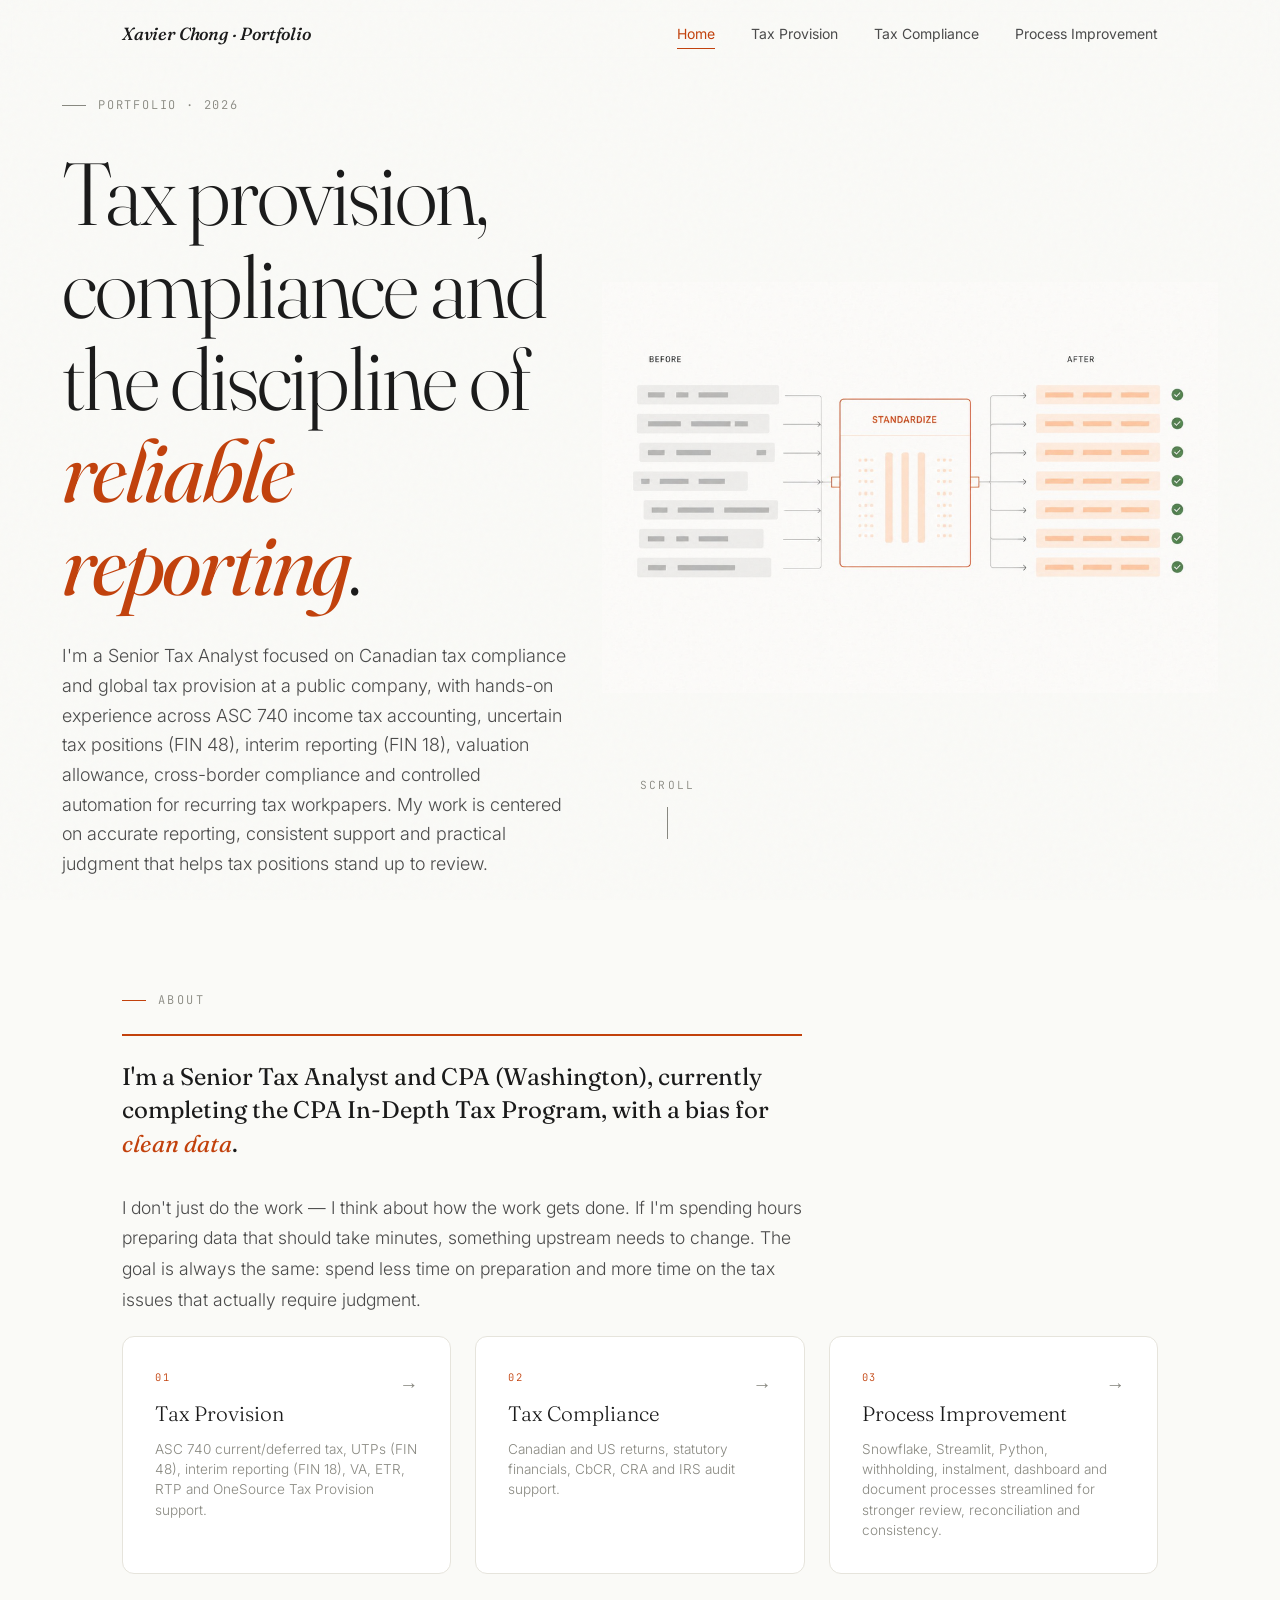
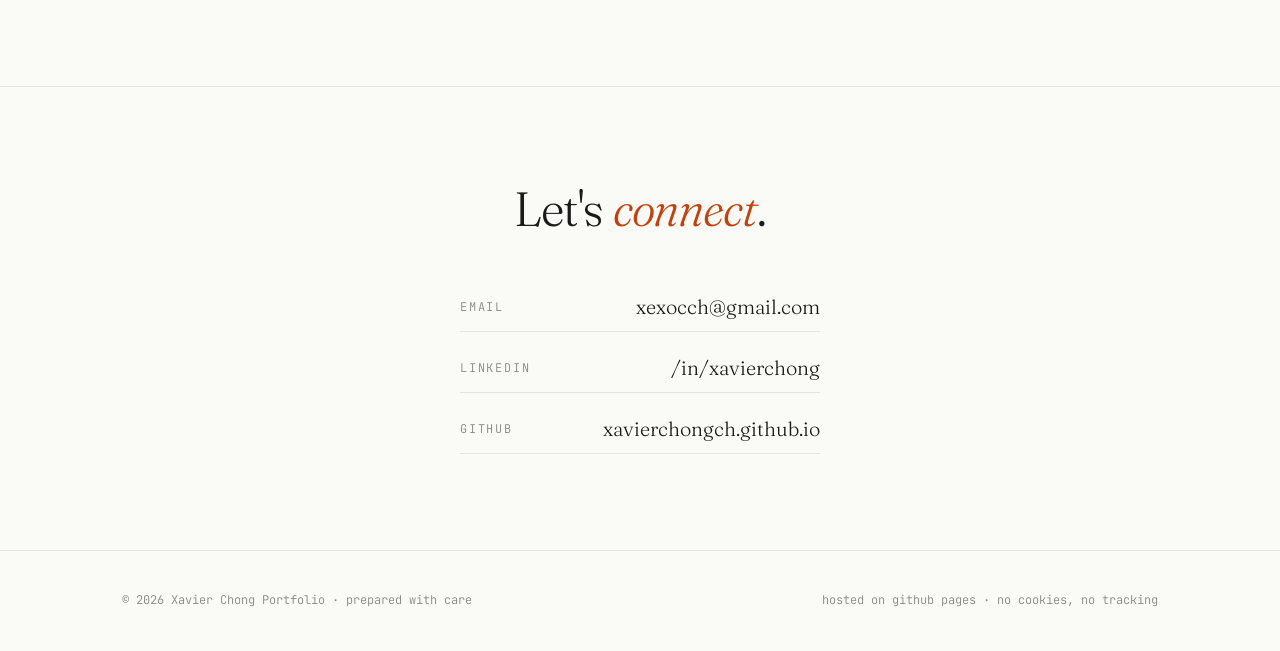
<file: index.html>
<!DOCTYPE html>
<html lang="en">
<head>
<meta charset="UTF-8" />
<meta name="viewport" content="width=device-width, initial-scale=1.0" />
<title>Xavier Chong Portfolio</title>
<meta name="description" content="Xavier Chong Portfolio — Canadian tax, global provision, compliance and Snowflake-enabled process improvement." />

<link rel="preconnect" href="https://fonts.googleapis.com">
<link rel="preconnect" href="https://fonts.gstatic.com" crossorigin>
<link href="https://fonts.googleapis.com/css2?family=Fraunces:opsz,wght@9..144,300;9..144,400;9..144,500;9..144,600&family=Inter:wght@300;400;500&family=JetBrains+Mono:wght@400;500&display=swap" rel="stylesheet">

<link rel="icon" href="favicon.svg" type="image/svg+xml" />
<link rel="stylesheet" href="styles.css" />
<script defer src="site.js"></script>
</head>
<body>
<nav id="nav"><div class="container">
  <div class="logo"><a href="index.html" style="text-decoration:none;color:inherit;">Xavier Chong&nbsp;&middot;&nbsp;<em>Portfolio</em></a></div>
  <div class="nav-links"><a href="index.html"  class="active">Home</a><a href="provision.html">Tax Provision</a><a href="tax.html">Tax Compliance</a><a href="automation.html">Process Improvement</a></div>
</div></nav>

<!-- HERO -->
<header class="hero">
  <div class="container">
    <div>
      <div class="hero-meta">Portfolio · 2026</div>
      <h1>Tax provision, compliance and the discipline of <em>reliable reporting</em>.</h1>
      <p>I'm a Senior Tax Analyst focused on Canadian tax compliance and global tax provision at a public company, with hands-on experience across ASC 740 income tax accounting, uncertain tax positions (FIN 48), interim reporting (FIN 18), valuation allowance, cross-border compliance and controlled automation for recurring tax workpapers. My work is centered on accurate reporting, consistent support and practical judgment that helps tax positions stand up to review.</p>
    </div>
    <div class="hero-visual">
      <img src="hero_visual.png" alt="Messy data standardized into clean structured output" />
    </div>
  </div>
  <div class="hero-scroll">scroll<span></span></div>
</header>

<!-- ABOUT -->
<section id="about">
  <div class="container">
    <div class="section-label reveal">About</div>
    <div class="about-text reveal" style="max-width: 680px;">
      <p>I'm a Senior Tax Analyst and CPA (Washington), currently completing the CPA In-Depth Tax Program, with a bias for <em>clean data</em>.</p>

      <p>I don't just do the work — I think about how the work gets done. If I'm spending hours preparing data that should take minutes, something upstream needs to change. The goal is always the same: spend less time on preparation and more time on the tax issues that actually require judgment.</p>
    </div>

    <!-- PAGE LINKS -->
    <div class="page-cards reveal">
      <a href="provision.html" class="page-card">
        <div class="page-card-num">01</div>
        <div class="page-card-title">Tax Provision</div>
        <div class="page-card-desc">ASC 740 current/deferred tax, UTPs (FIN 48), interim reporting (FIN 18), VA, ETR, RTP and OneSource Tax Provision support.</div>
      </a>
      <a href="tax.html" class="page-card">
        <div class="page-card-num">02</div>
        <div class="page-card-title">Tax Compliance</div>
        <div class="page-card-desc">Canadian and US returns, statutory financials, CbCR, CRA and IRS audit support.</div>
      </a>
      <a href="automation.html" class="page-card">
        <div class="page-card-num">03</div>
        <div class="page-card-title">Process Improvement</div>
        <div class="page-card-desc">Snowflake, Streamlit, Python, withholding, instalment, dashboard and document processes streamlined for stronger review, reconciliation and consistency.</div>
      </a>
    </div>
  </div>
</section>

<!-- CONTACT -->
<section id="contact" class="contact">
  <div class="container">
    <h2 class="reveal">Let's <em>connect</em>.</h2>
    <div class="contact-links reveal">
      <a class="contact-link" href="mailto:xexocch@gmail.com"><span>email</span>xexocch@gmail.com</a>
      <a class="contact-link" href="https://www.linkedin.com/in/xavierchong/" target="_blank"><span>linkedin</span>/in/xavierchong</a>
      <a class="contact-link" href="https://xavierchongch.github.io/" target="_blank"><span>github</span>xavierchongch.github.io</a>
    </div>
  </div>
</section>

<footer>
  <div class="container" style="display: flex; justify-content: space-between; flex-wrap: wrap; gap: 1rem; width: 100%;">
    <div>© 2026 Xavier Chong Portfolio · prepared with care</div>
    <div>hosted on github pages · no cookies, no tracking</div>
  </div>
</footer>
</body>
</html>
</file>
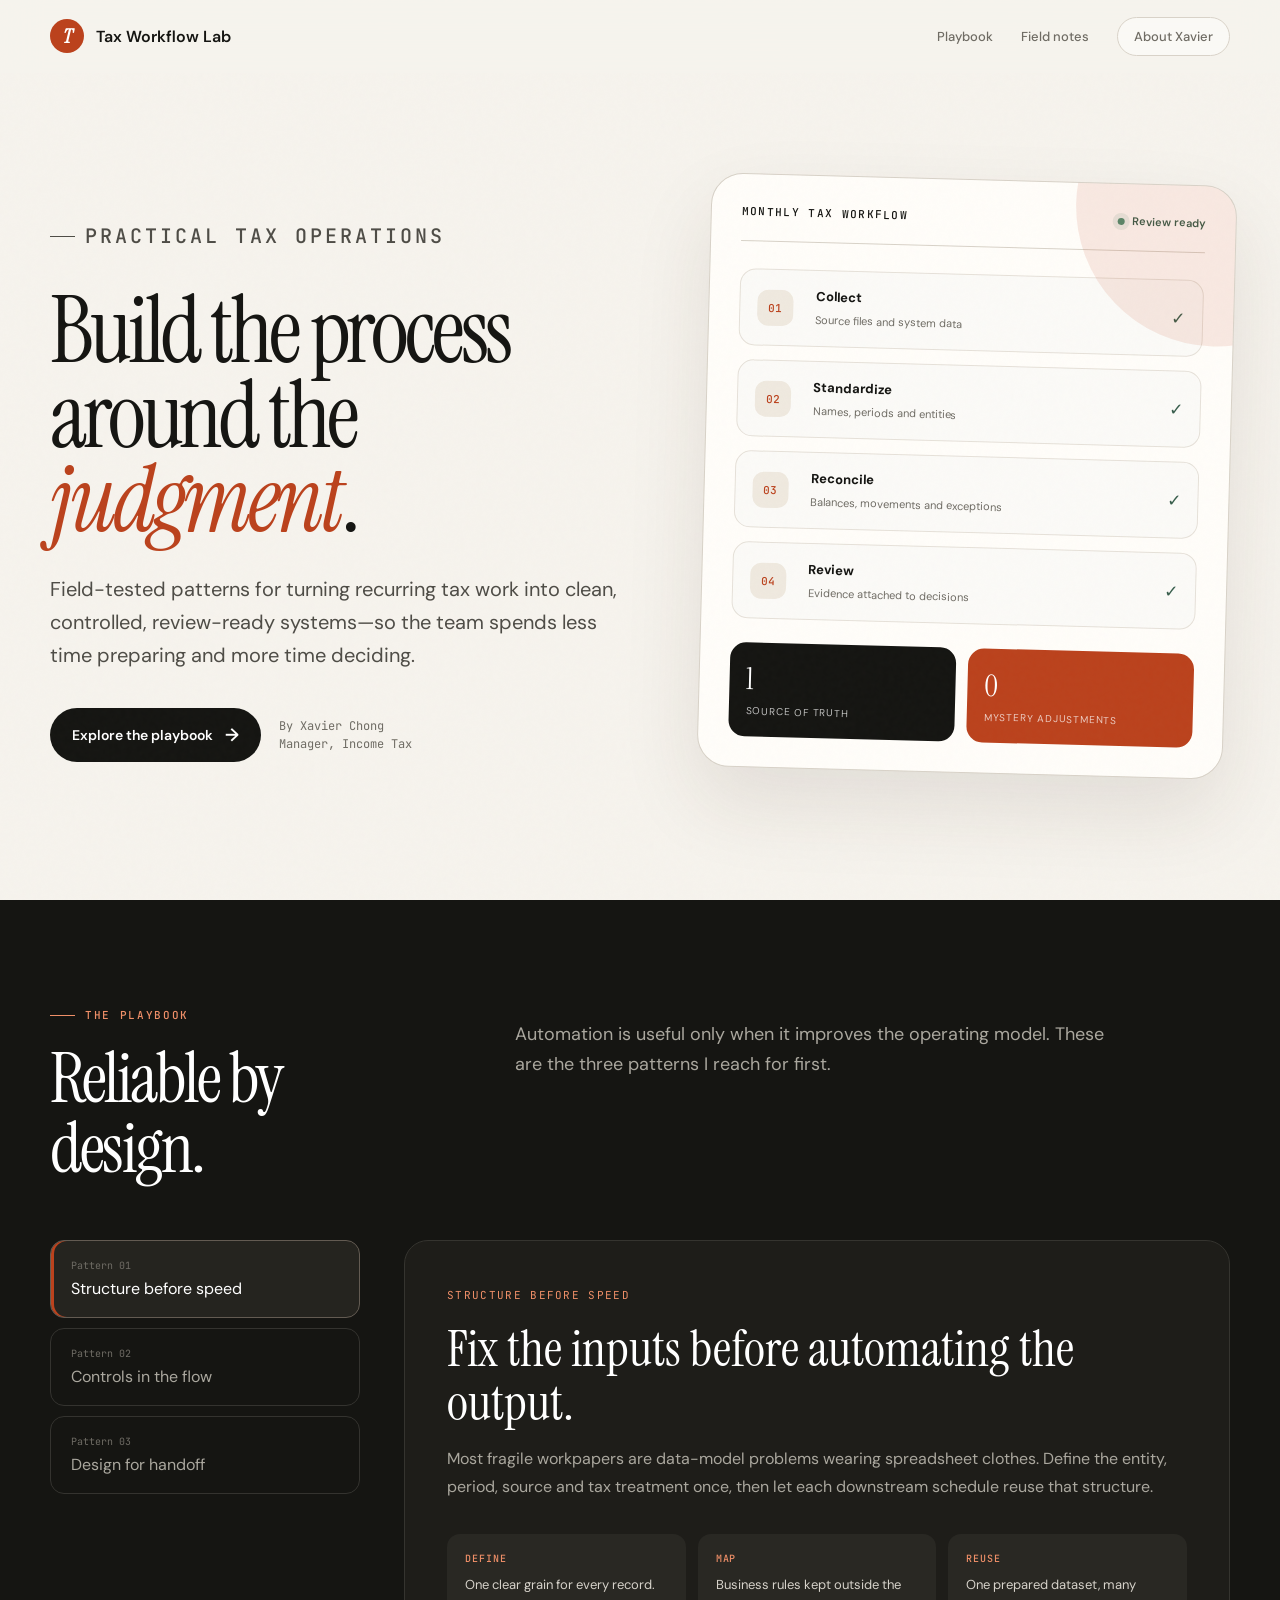
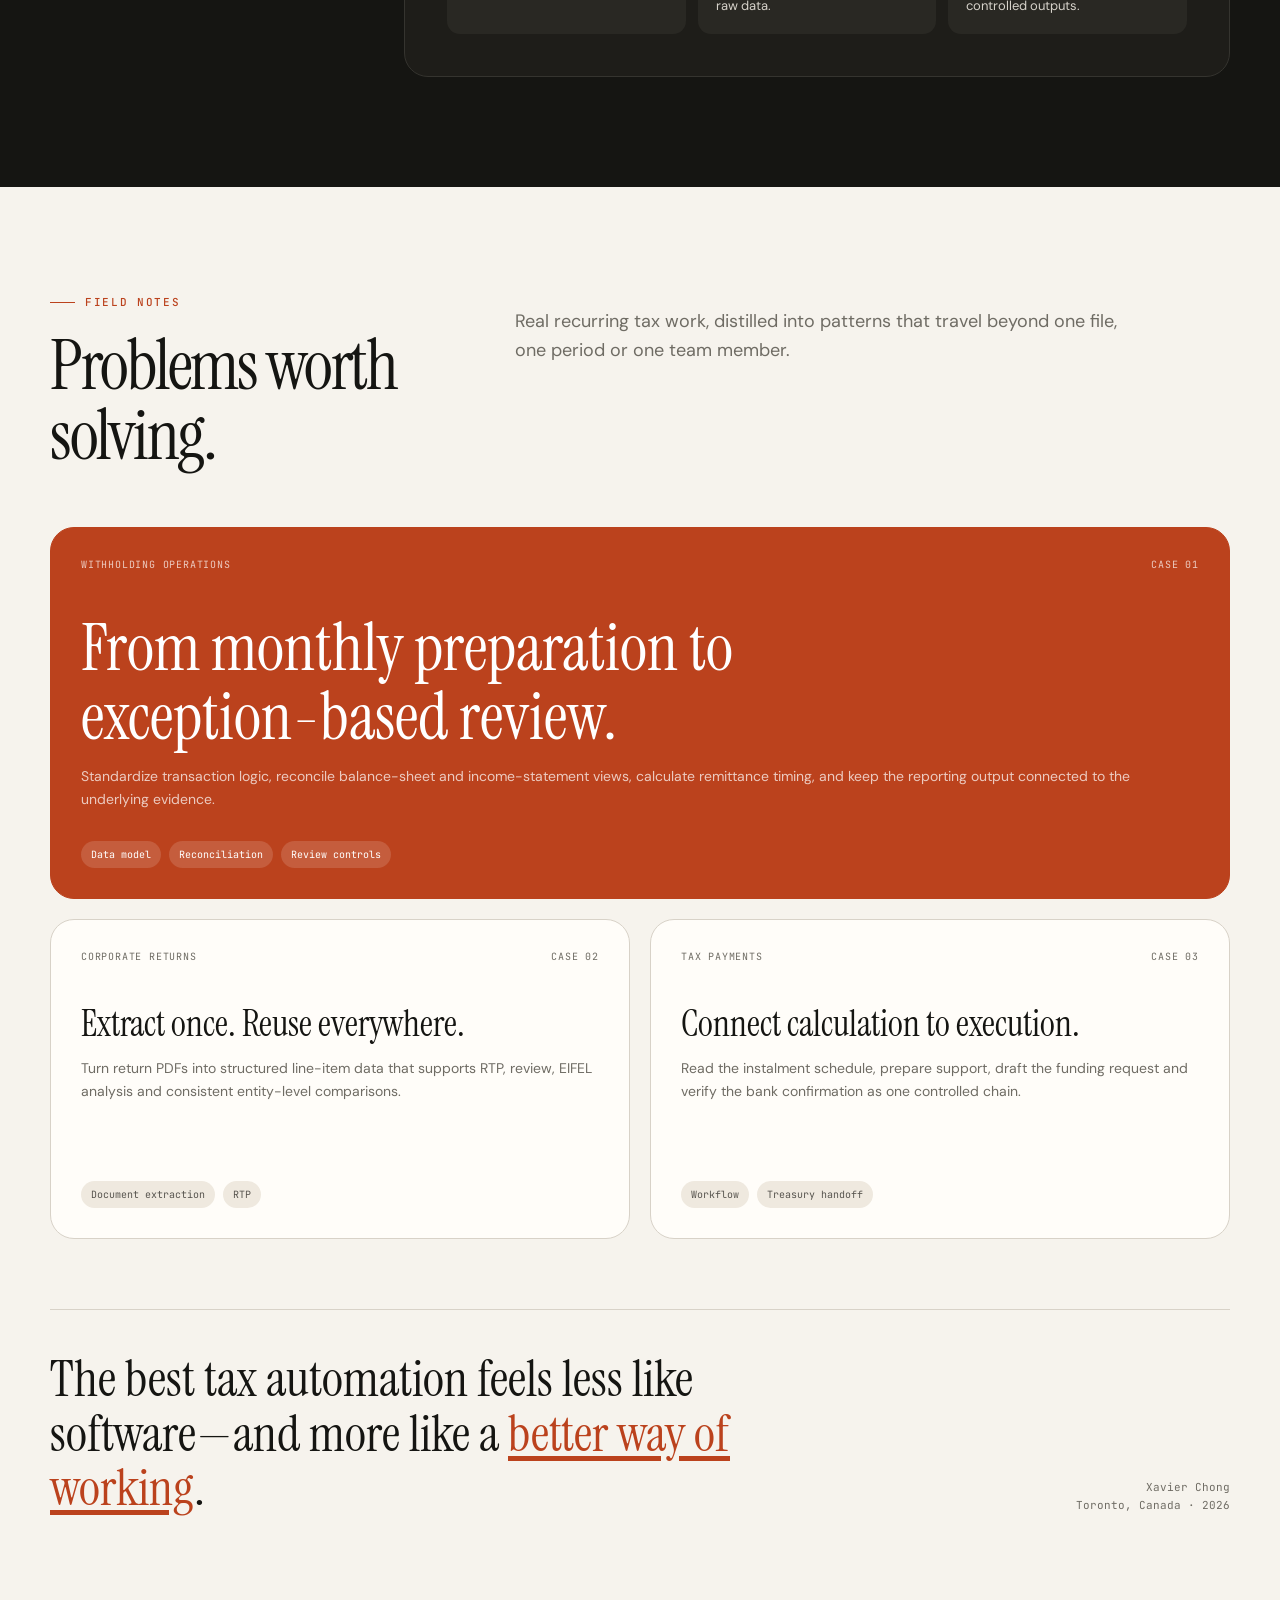
<file: tax-workflow-lab/index.html>
<!doctype html>
<html lang="en">
<head>
  <meta charset="utf-8">
  <meta name="viewport" content="width=device-width, initial-scale=1">
  <meta name="description" content="Tax Workflow Lab: practical systems for reliable, review-ready tax operations.">
  <title>Tax Workflow Lab — Xavier Chong</title>
  <link rel="preconnect" href="https://fonts.googleapis.com">
  <link rel="preconnect" href="https://fonts.gstatic.com" crossorigin>
  <link href="https://fonts.googleapis.com/css2?family=DM+Sans:wght@400;500;600&family=Instrument+Serif:ital@0;1&family=JetBrains+Mono:wght@400;500&display=swap" rel="stylesheet">
  <style>
    :root {
      --paper: #f6f3ed;
      --paper-2: #efe9df;
      --ink: #151512;
      --muted: #6f6c64;
      --line: #d8d2c8;
      --rust: #bb421d;
      --rust-dark: #833018;
      --green: #375d4b;
      --white: #fffdf9;
      --serif: "Instrument Serif", Georgia, serif;
      --sans: "DM Sans", -apple-system, BlinkMacSystemFont, sans-serif;
      --mono: "JetBrains Mono", monospace;
    }

    * { box-sizing: border-box; }
    html { scroll-behavior: smooth; }
    body {
      margin: 0;
      background: var(--paper);
      color: var(--ink);
      font-family: var(--sans);
      -webkit-font-smoothing: antialiased;
    }
    body::before {
      content: "";
      position: fixed;
      inset: 0;
      pointer-events: none;
      z-index: 10;
      opacity: .035;
      background-image: url("data:image/svg+xml,%3Csvg viewBox='0 0 180 180' xmlns='http://www.w3.org/2000/svg'%3E%3Cfilter id='n'%3E%3CfeTurbulence type='fractalNoise' baseFrequency='.9' numOctaves='3' stitchTiles='stitch'/%3E%3C/filter%3E%3Crect width='100%25' height='100%25' filter='url(%23n)' opacity='.55'/%3E%3C/svg%3E");
    }
    a { color: inherit; }
    button { font: inherit; }
    .wrap { width: min(1180px, calc(100% - 48px)); margin: 0 auto; }
    .eyebrow {
      display: flex;
      align-items: center;
      gap: 10px;
      margin: 0 0 22px;
      color: var(--rust);
      font: 500 11px/1 var(--mono);
      letter-spacing: .15em;
      text-transform: uppercase;
    }
    .eyebrow::before { content: ""; width: 25px; height: 1px; background: currentColor; }

    nav {
      position: fixed;
      inset: 0 0 auto;
      z-index: 20;
      border-bottom: 1px solid transparent;
      background: rgba(246,243,237,.82);
      backdrop-filter: blur(18px);
      transition: border-color .25s ease;
    }
    nav.scrolled { border-color: var(--line); }
    .nav-inner { height: 72px; display: flex; align-items: center; justify-content: space-between; }
    .mark { display: flex; align-items: center; gap: 12px; text-decoration: none; font-weight: 600; }
    .mark-icon {
      display: grid;
      place-items: center;
      width: 34px;
      height: 34px;
      border-radius: 50%;
      background: var(--rust);
      color: white;
      font-family: var(--serif);
      font-size: 20px;
      font-style: italic;
    }
    .nav-links { display: flex; align-items: center; gap: 28px; }
    .nav-links a { color: var(--muted); text-decoration: none; font-size: 13px; font-weight: 500; }
    .nav-links a:hover { color: var(--rust); }
    .nav-pill { padding: 10px 16px; border: 1px solid var(--line); border-radius: 999px; background: rgba(255,255,255,.45); }

    .hero { min-height: 100svh; padding: 140px 0 88px; display: grid; align-items: center; }
    .hero-grid { display: grid; grid-template-columns: 1.05fr .95fr; gap: 72px; align-items: center; }
    h1 {
      max-width: 760px;
      margin: 0;
      font: 400 clamp(58px, 7.2vw, 104px)/.92 var(--serif);
      letter-spacing: -.045em;
    }
    h1 em { color: var(--rust); font-weight: 400; }
    .hero-copy > p {
      max-width: 570px;
      margin: 30px 0 36px;
      color: #4e4c46;
      font-size: clamp(17px, 2vw, 20px);
      line-height: 1.65;
    }
    .actions { display: flex; align-items: center; gap: 18px; flex-wrap: wrap; }
    .primary {
      display: inline-flex;
      align-items: center;
      gap: 12px;
      padding: 15px 22px;
      border-radius: 999px;
      background: var(--ink);
      color: white;
      text-decoration: none;
      font-size: 14px;
      font-weight: 600;
      transition: transform .2s ease, background .2s ease;
    }
    .primary:hover { transform: translateY(-2px); background: var(--rust-dark); }
    .primary span { font-size: 18px; transition: transform .2s ease; }
    .primary:hover span { transform: translateX(3px); }
    .byline { color: var(--muted); font: 12px/1.5 var(--mono); }

    .system-card {
      position: relative;
      overflow: hidden;
      min-height: 510px;
      padding: 30px;
      border: 1px solid var(--line);
      border-radius: 32px;
      background: var(--white);
      box-shadow: 0 35px 80px rgba(55,42,27,.10);
      transform: rotate(1.5deg);
    }
    .system-card::after {
      content: "";
      position: absolute;
      width: 280px;
      height: 280px;
      right: -120px;
      top: -120px;
      border-radius: 50%;
      background: rgba(187,66,29,.11);
    }
    .system-head { display: flex; justify-content: space-between; align-items: center; padding-bottom: 22px; border-bottom: 1px solid var(--line); }
    .system-head span:first-child { font: 500 11px var(--mono); letter-spacing: .12em; text-transform: uppercase; }
    .status { display: flex; align-items: center; gap: 7px; color: var(--green); font-size: 11px; font-weight: 600; }
    .status::before { content: ""; width: 7px; height: 7px; border-radius: 50%; background: #4f8d70; box-shadow: 0 0 0 5px rgba(79,141,112,.12); }
    .flow { display: grid; gap: 14px; padding-top: 27px; }
    .flow-row { display: grid; grid-template-columns: 44px 1fr auto; gap: 14px; align-items: center; padding: 17px; border: 1px solid #e6e1d9; border-radius: 16px; background: #fbfaf7; }
    .flow-num { display: grid; place-items: center; width: 36px; height: 36px; border-radius: 11px; background: var(--paper-2); color: var(--rust); font: 500 11px var(--mono); }
    .flow-row strong { display: block; margin-bottom: 3px; font-size: 13px; }
    .flow-row small { color: var(--muted); font-size: 11px; }
    .flow-check { color: var(--green); font-size: 17px; }
    .system-foot { display: grid; grid-template-columns: 1fr 1fr; gap: 12px; margin-top: 24px; }
    .metric { padding: 17px; border-radius: 16px; background: var(--ink); color: white; }
    .metric:nth-child(2) { background: var(--rust); }
    .metric b { display: block; font: 400 30px var(--serif); }
    .metric span { opacity: .72; font-size: 10px; text-transform: uppercase; letter-spacing: .08em; }

    section { padding: 110px 0; }
    .section-head { display: grid; grid-template-columns: .7fr 1.3fr; gap: 80px; margin-bottom: 56px; }
    h2 { margin: 0; font: 400 clamp(44px, 5.5vw, 76px)/1 var(--serif); letter-spacing: -.035em; }
    .section-intro { max-width: 610px; margin: 10px 0 0; color: var(--muted); font-size: 18px; line-height: 1.65; }

    #playbook { background: var(--ink); color: white; }
    #playbook .eyebrow { color: #ef8f68; }
    #playbook .section-intro { color: #aaa79e; }
    .tabs { display: grid; grid-template-columns: 310px 1fr; gap: 44px; }
    .tab-list { display: grid; align-content: start; gap: 10px; }
    .tab {
      width: 100%;
      padding: 18px 20px;
      border: 1px solid #34332f;
      border-radius: 14px;
      background: transparent;
      color: #aaa79e;
      text-align: left;
      cursor: pointer;
      transition: .2s ease;
    }
    .tab span { display: block; margin-bottom: 6px; color: #6f6c65; font: 10px var(--mono); }
    .tab:hover, .tab[aria-selected="true"] { border-color: #635b52; background: #25241f; color: white; }
    .tab[aria-selected="true"] { box-shadow: inset 3px 0 var(--rust); }
    .panel { display: none; min-height: 410px; padding: 42px; border: 1px solid #35342f; border-radius: 24px; background: #1e1d19; }
    .panel.active { display: block; animation: reveal .35s ease both; }
    .panel-kicker { color: #ef8f68; font: 11px var(--mono); letter-spacing: .12em; text-transform: uppercase; }
    .panel h3 { max-width: 700px; margin: 18px 0 14px; font: 400 clamp(34px, 4vw, 52px)/1.05 var(--serif); }
    .panel > p { max-width: 720px; color: #aaa79e; line-height: 1.7; }
    .panel-grid { display: grid; grid-template-columns: repeat(3, 1fr); gap: 12px; margin-top: 34px; }
    .panel-step { padding: 18px; border-radius: 13px; background: #292823; }
    .panel-step b { display: block; margin-bottom: 8px; color: #ef8f68; font: 500 10px var(--mono); text-transform: uppercase; letter-spacing: .09em; }
    .panel-step span { font-size: 13px; line-height: 1.5; color: #d6d2ca; }

    .case-grid { display: grid; grid-template-columns: repeat(2, 1fr); gap: 20px; }
    .case {
      min-height: 320px;
      padding: 30px;
      border: 1px solid var(--line);
      border-radius: 24px;
      background: var(--white);
      display: flex;
      flex-direction: column;
      transition: transform .25s ease, box-shadow .25s ease;
    }
    .case:hover { transform: translateY(-5px); box-shadow: 0 25px 55px rgba(55,42,27,.09); }
    .case-meta { display: flex; justify-content: space-between; gap: 15px; color: var(--muted); font: 10px var(--mono); letter-spacing: .08em; text-transform: uppercase; }
    .case h3 { margin: 42px 0 14px; font: 400 36px/1.05 var(--serif); }
    .case p { margin: 0; color: var(--muted); font-size: 14px; line-height: 1.65; }
    .case footer { margin-top: auto; padding-top: 30px; display: flex; gap: 8px; flex-wrap: wrap; }
    .chip { padding: 7px 10px; border-radius: 999px; background: var(--paper-2); color: #57544e; font: 10px var(--mono); }
    .case.featured { grid-column: span 2; min-height: 350px; background: var(--rust); color: white; border-color: var(--rust); }
    .case.featured .case-meta, .case.featured p { color: rgba(255,255,255,.72); }
    .case.featured h3 { max-width: 700px; font-size: clamp(42px, 6vw, 66px); }
    .case.featured .chip { background: rgba(255,255,255,.14); color: white; }
    .closing { margin-top: 70px; padding-top: 42px; border-top: 1px solid var(--line); display: flex; justify-content: space-between; align-items: flex-end; gap: 32px; }
    .closing p { max-width: 680px; margin: 0; font: 400 clamp(32px, 4vw, 52px)/1.06 var(--serif); }
    .closing a { color: var(--rust); text-underline-offset: 5px; }
    .signature { color: var(--muted); text-align: right; font: 11px/1.7 var(--mono); }

    @keyframes reveal { from { opacity: 0; transform: translateY(9px); } to { opacity: 1; transform: none; } }
    .reveal { opacity: 0; transform: translateY(18px); transition: opacity .65s ease, transform .65s ease; }
    .reveal.visible { opacity: 1; transform: none; }

    @media (max-width: 900px) {
      .hero-grid, .section-head { grid-template-columns: 1fr; gap: 42px; }
      .system-card { min-height: auto; transform: none; }
      .tabs { grid-template-columns: 1fr; }
      .tab-list { grid-template-columns: repeat(3, 1fr); }
      .tab { padding: 14px; }
      .case-grid { grid-template-columns: 1fr; }
      .case.featured { grid-column: auto; }
    }
    @media (max-width: 650px) {
      .wrap { width: min(100% - 30px, 1180px); }
      .nav-links a:not(.nav-pill) { display: none; }
      .mark { font-size: 14px; }
      .hero { padding-top: 112px; }
      h1 { font-size: clamp(54px, 17vw, 78px); }
      section { padding: 82px 0; }
      .system-card { padding: 20px; border-radius: 24px; }
      .flow-row { grid-template-columns: 38px 1fr; }
      .flow-check { display: none; }
      .tabs .tab-list { grid-template-columns: 1fr; }
      .panel { padding: 26px; }
      .panel-grid { grid-template-columns: 1fr; }
      .case { min-height: 300px; padding: 24px; }
      .closing { align-items: flex-start; flex-direction: column; }
      .signature { text-align: left; }
    }
    @media (prefers-reduced-motion: reduce) {
      html { scroll-behavior: auto; }
      *, *::before, *::after { animation-duration: .01ms !important; transition-duration: .01ms !important; }
      .reveal { opacity: 1; transform: none; }
    }
  </style>
</head>
<body>
  <nav id="nav">
    <div class="wrap nav-inner">
      <a class="mark" href="#top"><span class="mark-icon">T</span><span>Tax Workflow Lab</span></a>
      <div class="nav-links">
        <a href="#playbook">Playbook</a>
        <a href="#field-notes">Field notes</a>
        <a class="nav-pill" href="../index.html">About Xavier</a>
      </div>
    </div>
  </nav>

  <main id="top">
    <header class="hero">
      <div class="wrap hero-grid">
        <div class="hero-copy">
          <p class="eyebrow">Practical tax operations</p>
          <h1>Build the process around the <em>judgment</em>.</h1>
          <p>Field-tested patterns for turning recurring tax work into clean, controlled, review-ready systems—so the team spends less time preparing and more time deciding.</p>
          <div class="actions">
            <a class="primary" href="#playbook">Explore the playbook <span>→</span></a>
            <div class="byline">By Xavier Chong<br>Manager, Income Tax</div>
          </div>
        </div>

        <div class="system-card" aria-label="Example tax workflow">
          <div class="system-head"><span>Monthly tax workflow</span><span class="status">Review ready</span></div>
          <div class="flow">
            <div class="flow-row"><span class="flow-num">01</span><div><strong>Collect</strong><small>Source files and system data</small></div><span class="flow-check">✓</span></div>
            <div class="flow-row"><span class="flow-num">02</span><div><strong>Standardize</strong><small>Names, periods and entities</small></div><span class="flow-check">✓</span></div>
            <div class="flow-row"><span class="flow-num">03</span><div><strong>Reconcile</strong><small>Balances, movements and exceptions</small></div><span class="flow-check">✓</span></div>
            <div class="flow-row"><span class="flow-num">04</span><div><strong>Review</strong><small>Evidence attached to decisions</small></div><span class="flow-check">✓</span></div>
          </div>
          <div class="system-foot">
            <div class="metric"><b>1</b><span>source of truth</span></div>
            <div class="metric"><b>0</b><span>mystery adjustments</span></div>
          </div>
        </div>
      </div>
    </header>

    <section id="playbook">
      <div class="wrap">
        <div class="section-head reveal">
          <div><p class="eyebrow">The playbook</p><h2>Reliable by design.</h2></div>
          <p class="section-intro">Automation is useful only when it improves the operating model. These are the three patterns I reach for first.</p>
        </div>
        <div class="tabs reveal">
          <div class="tab-list" role="tablist" aria-label="Workflow patterns">
            <button class="tab" role="tab" aria-selected="true" aria-controls="panel-structure" id="tab-structure"><span>Pattern 01</span>Structure before speed</button>
            <button class="tab" role="tab" aria-selected="false" aria-controls="panel-control" id="tab-control"><span>Pattern 02</span>Controls in the flow</button>
            <button class="tab" role="tab" aria-selected="false" aria-controls="panel-handoff" id="tab-handoff"><span>Pattern 03</span>Design for handoff</button>
          </div>
          <div>
            <article class="panel active" id="panel-structure" role="tabpanel" aria-labelledby="tab-structure">
              <span class="panel-kicker">Structure before speed</span>
              <h3>Fix the inputs before automating the output.</h3>
              <p>Most fragile workpapers are data-model problems wearing spreadsheet clothes. Define the entity, period, source and tax treatment once, then let each downstream schedule reuse that structure.</p>
              <div class="panel-grid"><div class="panel-step"><b>Define</b><span>One clear grain for every record.</span></div><div class="panel-step"><b>Map</b><span>Business rules kept outside the raw data.</span></div><div class="panel-step"><b>Reuse</b><span>One prepared dataset, many controlled outputs.</span></div></div>
            </article>
            <article class="panel" id="panel-control" role="tabpanel" aria-labelledby="tab-control" hidden>
              <span class="panel-kicker">Controls in the flow</span>
              <h3>Make exceptions visible where they happen.</h3>
              <p>A good workflow does not merely calculate. It proves completeness, shows what changed, and tells the reviewer exactly where attention is needed.</p>
              <div class="panel-grid"><div class="panel-step"><b>Reconcile</b><span>Tie source totals before transformation.</span></div><div class="panel-step"><b>Flag</b><span>Route unusual items to human review.</span></div><div class="panel-step"><b>Evidence</b><span>Keep the support beside the conclusion.</span></div></div>
            </article>
            <article class="panel" id="panel-handoff" role="tabpanel" aria-labelledby="tab-handoff" hidden>
              <span class="panel-kicker">Design for handoff</span>
              <h3>Build something the next person can trust.</h3>
              <p>The true test of a process is whether someone else can operate, review and troubleshoot it without reconstructing the creator's memory.</p>
              <div class="panel-grid"><div class="panel-step"><b>Orient</b><span>Make status and ownership obvious.</span></div><div class="panel-step"><b>Explain</b><span>Write rules in the language of the work.</span></div><div class="panel-step"><b>Recover</b><span>Design graceful paths for failed inputs.</span></div></div>
            </article>
          </div>
        </div>
      </div>
    </section>

    <section id="field-notes">
      <div class="wrap">
        <div class="section-head reveal">
          <div><p class="eyebrow">Field notes</p><h2>Problems worth solving.</h2></div>
          <p class="section-intro">Real recurring tax work, distilled into patterns that travel beyond one file, one period or one team member.</p>
        </div>
        <div class="case-grid">
          <article class="case featured reveal">
            <div class="case-meta"><span>Withholding operations</span><span>Case 01</span></div>
            <h3>From monthly preparation to exception-based review.</h3>
            <p>Standardize transaction logic, reconcile balance-sheet and income-statement views, calculate remittance timing, and keep the reporting output connected to the underlying evidence.</p>
            <footer><span class="chip">Data model</span><span class="chip">Reconciliation</span><span class="chip">Review controls</span></footer>
          </article>
          <article class="case reveal">
            <div class="case-meta"><span>Corporate returns</span><span>Case 02</span></div>
            <h3>Extract once. Reuse everywhere.</h3>
            <p>Turn return PDFs into structured line-item data that supports RTP, review, EIFEL analysis and consistent entity-level comparisons.</p>
            <footer><span class="chip">Document extraction</span><span class="chip">RTP</span></footer>
          </article>
          <article class="case reveal">
            <div class="case-meta"><span>Tax payments</span><span>Case 03</span></div>
            <h3>Connect calculation to execution.</h3>
            <p>Read the instalment schedule, prepare support, draft the funding request and verify the bank confirmation as one controlled chain.</p>
            <footer><span class="chip">Workflow</span><span class="chip">Treasury handoff</span></footer>
          </article>
        </div>
        <div class="closing reveal">
          <p>The best tax automation feels less like software—and more like a <a href="../automation.html">better way of working</a>.</p>
          <div class="signature">Xavier Chong<br>Toronto, Canada · 2026</div>
        </div>
      </div>
    </section>
  </main>

  <script>
    const nav = document.getElementById('nav');
    addEventListener('scroll', () => nav.classList.toggle('scrolled', scrollY > 10), { passive: true });

    const tabs = [...document.querySelectorAll('[role="tab"]')];
    const panels = [...document.querySelectorAll('[role="tabpanel"]')];
    function selectTab(tab) {
      tabs.forEach(item => item.setAttribute('aria-selected', String(item === tab)));
      panels.forEach(panel => {
        const active = panel.id === tab.getAttribute('aria-controls');
        panel.hidden = !active;
        panel.classList.toggle('active', active);
      });
    }
    tabs.forEach((tab, index) => {
      tab.addEventListener('click', () => selectTab(tab));
      tab.addEventListener('keydown', event => {
        if (!['ArrowLeft', 'ArrowRight', 'ArrowUp', 'ArrowDown'].includes(event.key)) return;
        event.preventDefault();
        const direction = ['ArrowRight', 'ArrowDown'].includes(event.key) ? 1 : -1;
        const next = tabs[(index + direction + tabs.length) % tabs.length];
        next.focus();
        selectTab(next);
      });
    });

    const items = document.querySelectorAll('.reveal');
    if ('IntersectionObserver' in window && !matchMedia('(prefers-reduced-motion: reduce)').matches) {
      const observer = new IntersectionObserver(entries => entries.forEach(entry => {
        if (entry.isIntersecting) { entry.target.classList.add('visible'); observer.unobserve(entry.target); }
      }), { threshold: .12 });
      items.forEach(item => observer.observe(item));
    } else {
      items.forEach(item => item.classList.add('visible'));
    }
  </script>
</body>
</html>
</file>
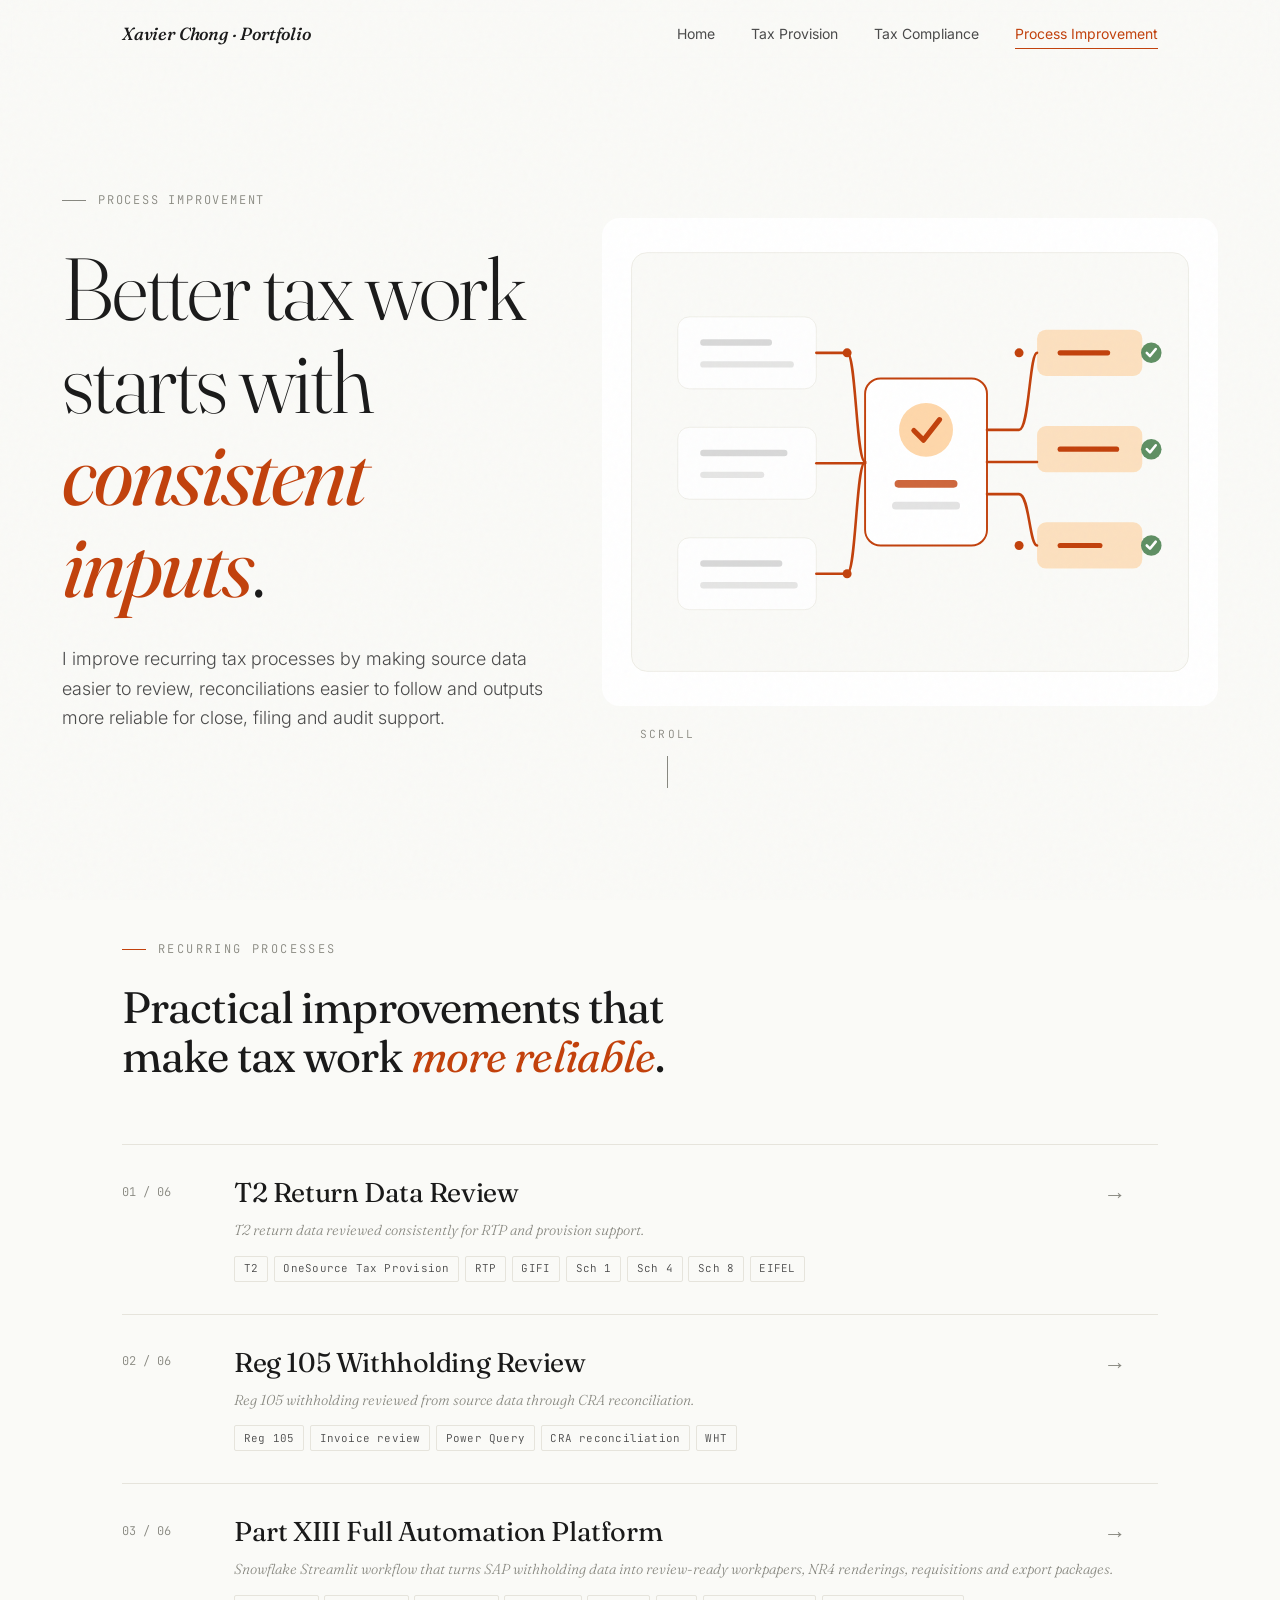
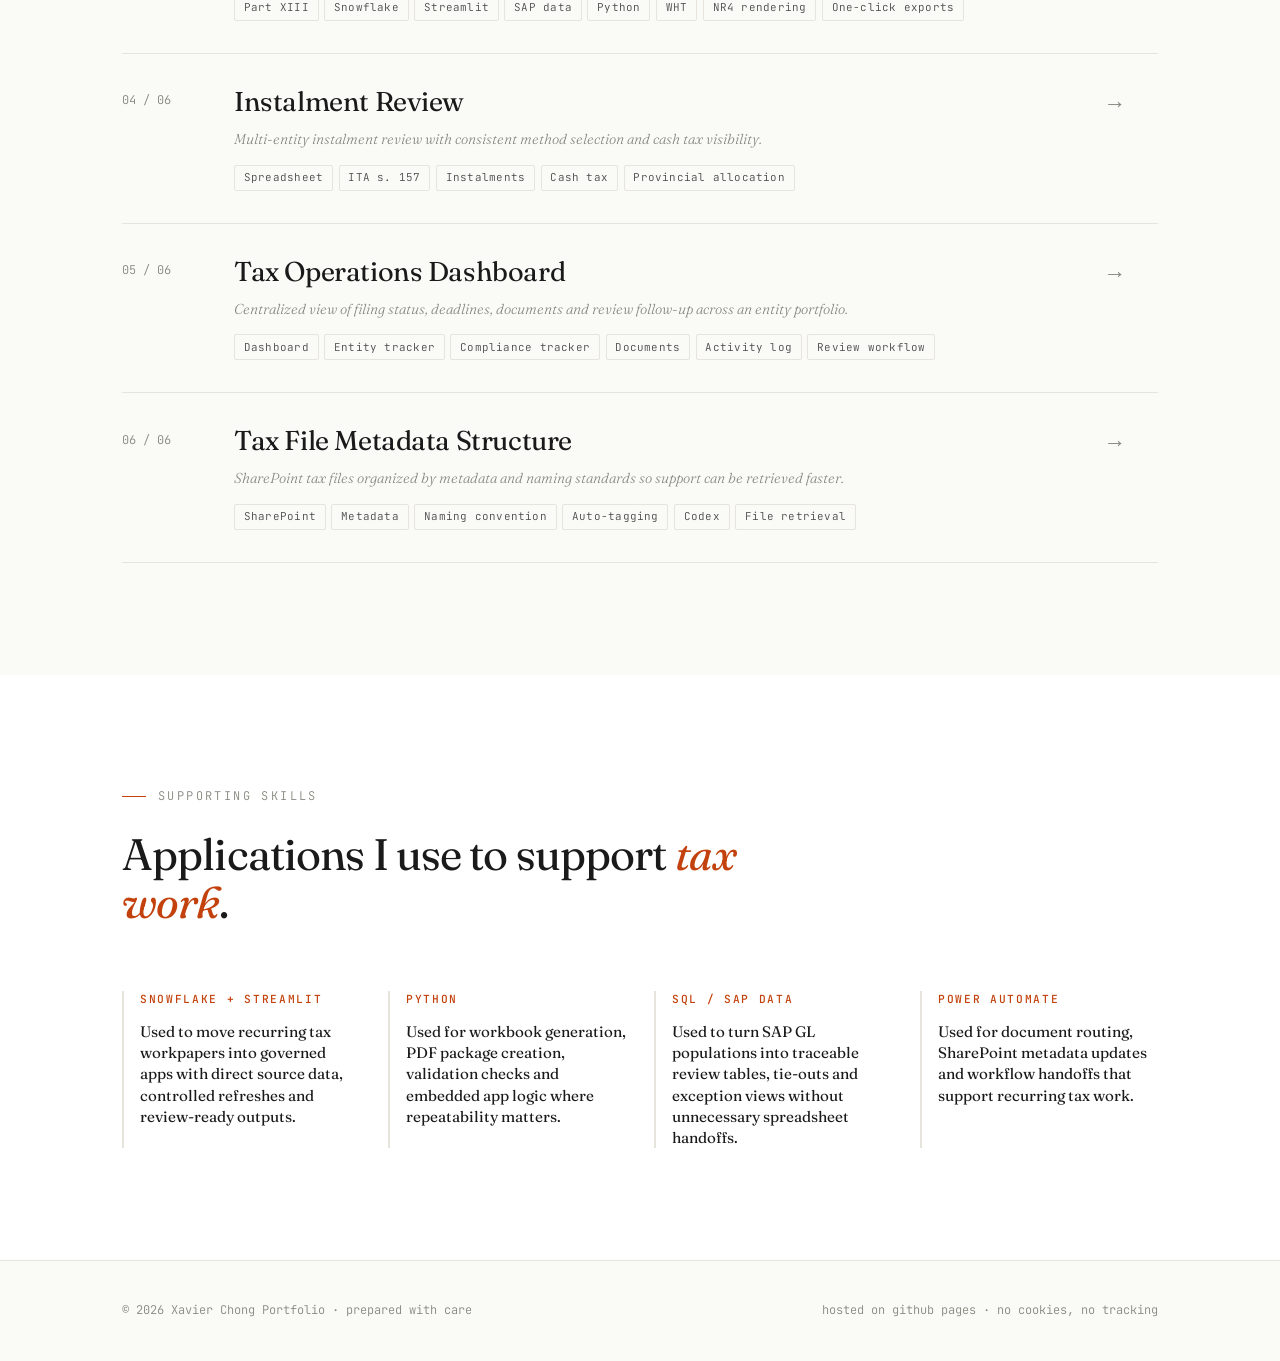
<file: automation.html>
<!DOCTYPE html>
<html lang="en">
<head>
<meta charset="UTF-8" />
<meta name="viewport" content="width=device-width, initial-scale=1.0" />
<title>Process Improvement | Xavier Chong Portfolio</title>
<meta name="description" content="Tax process improvement for T2, Reg 105, Part XIII Snowflake automation, instalment, dashboard and document retrieval work — focused on accuracy, review quality and recurring process efficiency." />

<link rel="preconnect" href="https://fonts.googleapis.com">
<link rel="preconnect" href="https://fonts.gstatic.com" crossorigin>
<link href="https://fonts.googleapis.com/css2?family=Fraunces:opsz,wght@9..144,300;9..144,400;9..144,500;9..144,600&family=Inter:wght@300;400;500&family=JetBrains+Mono:wght@400;500&display=swap" rel="stylesheet">

<link rel="icon" href="favicon.svg" type="image/svg+xml" />
<link rel="stylesheet" href="styles.css" />
<script defer src="site.js"></script>
</head>
<body>
<nav id="nav"><div class="container">
  <div class="logo"><a href="index.html" style="text-decoration:none;color:inherit;">Xavier Chong&nbsp;&middot;&nbsp;<em>Portfolio</em></a></div>
  <div class="nav-links"><a href="index.html">Home</a><a href="provision.html">Tax Provision</a><a href="tax.html">Tax Compliance</a><a href="automation.html"  class="active">Process Improvement</a></div>
</div></nav>

<header class="hero">
  <div class="container">
    <div>
      <div class="hero-meta">Process Improvement</div>
      <h1>Better tax work starts with <em>consistent inputs</em>.</h1>
      <p>I improve recurring tax processes by making source data easier to review, reconciliations easier to follow and outputs more reliable for close, filing and audit support.</p>
    </div>
    <div class="hero-visual">
      <img src="automation_visual.svg" alt="Abstract tax process improvement visual" />
    </div>
  </div>
  <div class="hero-scroll">scroll<span></span></div>
</header>

<section>
  <div class="container">
    <div class="section-label reveal">Recurring Processes</div>
    <h2 class="section-title reveal">Practical improvements that make tax work <em>more reliable</em>.</h2>

    <div class="projects reveal">

      <div class="project">
        <div class="project-num">01 / 06</div>
        <div>
          <div class="project-header">
            <h3>T2 Return Data Review</h3>
            <span class="project-arrow">→</span>
          </div>
          <p class="project-tagline">T2 return data reviewed consistently for RTP and provision support.</p>
          <div class="project-tags">
            <span class="tag">T2</span><span class="tag">OneSource Tax Provision</span><span class="tag">RTP</span><span class="tag">GIFI</span><span class="tag">Sch 1</span><span class="tag">Sch 4</span><span class="tag">Sch 8</span><span class="tag">EIFEL</span>
          </div>
          <div class="project-detail">
            <div class="project-detail-inner">
              <p>Standardized review of T2 corporate return data across a large entity portfolio, with key return items tied into OneSource Tax Provision workpapers. The result is faster RTP review with clearer support for each adjustment.</p>
              <figure class="prototype-preview">
                <img src="automation_t2_extract.svg" alt="T2 return review interface showing adjustment code mapping" loading="lazy" />
                <figcaption class="prototype-badge">Prototype for demo only</figcaption>
              </figure>
              <ul class="project-bullets">
                <li><span class="bullet-label">Sch 1</span><span>Map return adjustments to provision categories so RTP items are traceable and consistently reviewed.</span></li>
                <li><span class="bullet-label">Sch 4</span><span>Compare loss continuity against provision balances to identify whether a true-up is needed.</span></li>
                <li><span class="bullet-label">Sch 8 &amp; 13</span><span>Review CCA claims and reserve balances against supporting workpapers and Schedule 1 treatment.</span></li>
                <li><span class="bullet-label">Sch 130</span><span>Review EIFEL data to confirm the interest deductibility position is captured under ITA ss. 18.2 and 18.21.</span></li>
                <li><span class="bullet-label">Tax due</span><span>Use tax payable and payment history to support instalments, cash tax analysis and tax payable rollforward reconciliation.</span></li>
              </ul>
            </div>
          </div>
        </div>
      </div>

      <div class="project">
        <div class="project-num">02 / 06</div>
        <div>
          <div class="project-header">
            <h3>Reg 105 Withholding Review</h3>
            <span class="project-arrow">→</span>
          </div>
          <p class="project-tagline">Reg 105 withholding reviewed from source data through CRA reconciliation.</p>
          <div class="project-tags">
            <span class="tag">Reg 105</span><span class="tag">Invoice review</span><span class="tag">Power Query</span><span class="tag">CRA reconciliation</span><span class="tag">WHT</span>
          </div>
          <div class="project-detail">
            <div class="project-detail-inner">
              <p>Enhanced Regulation 105 withholding review by standardizing source data, invoice review and reconciliation steps. This reduced manual handling and made variances easier to identify before remittance and reporting.</p>
              <figure class="prototype-preview">
                <img src="automation_reg105.svg" alt="Reg 105 review interface showing withholding variance checks and reconciliation" loading="lazy" />
                <figcaption class="prototype-badge">Prototype for demo only</figcaption>
              </figure>
              <ul class="project-bullets">
                <li><span class="bullet-label">Rollover</span><span>Carry forward the prior period workbook structure, formulas and reference data consistently.</span></li>
                <li><span class="bullet-label">Source data</span><span>Review GL detail and supporting invoices from the source data used for withholding analysis.</span></li>
                <li><span class="bullet-label">WHT check</span><span>Compare expected withholding to actual amounts withheld and flag variances for review.</span></li>
                <li><span class="bullet-label">Payee rec</span><span>Reconcile withholding by payee to support period-end review.</span></li>
                <li><span class="bullet-label">CRA rec</span><span>Confirm total remittances agree with CRA reporting before filing support is finalized.</span></li>
              </ul>
            </div>
          </div>
        </div>
      </div>

      <div class="project">
        <div class="project-num">03 / 06</div>
        <div>
          <div class="project-header">
            <h3>Part XIII Full Automation Platform</h3>
            <span class="project-arrow">→</span>
          </div>
          <p class="project-tagline">Snowflake Streamlit workflow that turns SAP withholding data into review-ready workpapers, NR4 renderings, requisitions and export packages.</p>
          <div class="project-tags">
            <span class="tag">Part XIII</span><span class="tag">Snowflake</span><span class="tag">Streamlit</span><span class="tag">SAP data</span><span class="tag">Python</span><span class="tag">WHT</span><span class="tag">NR4 rendering</span><span class="tag">One-click exports</span>
          </div>
          <div class="project-detail">
            <div class="project-detail-inner">
              <p>Built a Snowflake Streamlit app that moved the Part XIII process from an Excel-centered workpaper into a governed run surface. The app reads SAP GL data through Snowflake, produces the core review tabs, renders NR4 returns, previews cheque requisitions and exports the workpaper package for review and cross-functional follow-up.</p>
              <figure class="prototype-preview">
                <img src="automation_partxiii.png" alt="Evolution of Part XIII workpapers from 2025 manual Excel workpapers to 2026 February Power Query workpapers and now a fully automated Snowflake platform" loading="lazy" />
                <figcaption class="prototype-badge">Prototype for demo only</figcaption>
              </figure>
              <ul class="project-bullets">
                <li><span class="bullet-label">Source</span><span>Pull SAP GL data directly through Snowflake so the process no longer depends on switching systems and copying extracts into Excel.</span></li>
                <li><span class="bullet-label">App</span><span>Centralize reusable SQL and Python logic for the dashboard, NR4 Summary, Payments Due, WHT Recon, GL Analysis and audit-trail outputs.</span></li>
                <li><span class="bullet-label">NR4</span><span>Render NR4 returns directly from the app so the review package includes both the computation and the form output.</span></li>
                <li><span class="bullet-label">Tie-out</span><span>Validate Payments Due against withholding by entity and due date, with recon status designed for reviewer drilldown.</span></li>
                <li><span class="bullet-label">Outputs</span><span>Provide one-click downloads with the full reviewer package, cross-functional support, YTD summary, NR4 renderings, cheque requisitions and export evidence.</span></li>
                <li><span class="bullet-label">Evidence</span><span>Preserve a cleaner trail of source data, logic, timestamps, exports and review outputs than a file-only workbook process.</span></li>
              </ul>
            </div>
          </div>
        </div>
      </div>

      <div class="project">
        <div class="project-num">04 / 06</div>
        <div>
          <div class="project-header">
            <h3>Instalment Review</h3>
            <span class="project-arrow">→</span>
          </div>
          <p class="project-tagline">Multi-entity instalment review with consistent method selection and cash tax visibility.</p>
          <div class="project-tags">
            <span class="tag">Spreadsheet</span><span class="tag">ITA s. 157</span><span class="tag">Instalments</span><span class="tag">Cash tax</span><span class="tag">Provincial allocation</span>
          </div>
          <div class="project-detail">
            <div class="project-detail-inner">
              <p>Enhanced the recurring instalment review across a large entity portfolio by aligning tax return data, provision inputs and provincial allocation support in one reviewable workbook.</p>
              <figure class="prototype-preview">
                <img src="automation_instalment.svg" alt="Canada instalment review interface showing instalment summary and cash deferred" loading="lazy" />
                <figcaption class="prototype-badge">Prototype for demo only</figcaption>
              </figure>
              <ul class="project-bullets">
                <li><span class="bullet-label">Method</span><span>Compare prior-prior year, prior year and current year estimate methods under ITA s. 157(1).</span></li>
                <li><span class="bullet-label">Exemption</span><span>Identify entities below the $3,000 CAD threshold and separate them for cleaner review.</span></li>
                <li><span class="bullet-label">Payments</span><span>Track YTD payments and prior year overpayments by entity so completed months agree to actual paid amounts.</span></li>
                <li><span class="bullet-label">Deferral</span><span>Summarize cash tax deferral by entity and business unit for management review.</span></li>
                <li><span class="bullet-label">Outputs</span><span>Prepare monthly instalment summaries, payment request support and provincial split review in one place.</span></li>
              </ul>
            </div>
          </div>
        </div>
      </div>

      <div class="project">
        <div class="project-num">05 / 06</div>
        <div>
          <div class="project-header">
            <h3>Tax Operations Dashboard</h3>
            <span class="project-arrow">→</span>
          </div>
          <p class="project-tagline">Centralized view of filing status, deadlines, documents and review follow-up across an entity portfolio.</p>
          <div class="project-tags">
            <span class="tag">Dashboard</span><span class="tag">Entity tracker</span><span class="tag">Compliance tracker</span><span class="tag">Documents</span><span class="tag">Activity log</span><span class="tag">Review workflow</span>
          </div>
          <div class="project-detail">
            <div class="project-detail-inner">
              <p>Created a tax operations dashboard to make recurring compliance work easier to monitor and review. It brings filing status, deadlines, support documents and activity history into one organized view, using neutral entity and filing metadata that can scale across multiple tax processes.</p>
              <figure class="prototype-preview">
                <img src="automation_dashboard.svg" alt="Tax operations dashboard interface showing filing status, due dates, documents and review follow-up" loading="lazy" />
                <figcaption class="prototype-badge">Prototype for demo only</figcaption>
              </figure>
              <ul class="project-bullets">
                <li><span class="bullet-label">Overview</span><span>Summarize due-soon filings, items in review, filed items and open follow-ups in one place.</span></li>
                <li><span class="bullet-label">Entities</span><span>Track entity information, filing obligations, due dates and status across a recurring compliance calendar.</span></li>
                <li><span class="bullet-label">Filings</span><span>Filter the work by filing type, tax year, jurisdiction, owner and review stage for clearer follow-through.</span></li>
                <li><span class="bullet-label">Documents</span><span>Connect support files to the related entity and filing record so review evidence is easier to retrieve.</span></li>
                <li><span class="bullet-label">Activity</span><span>Maintain a clear activity trail for status changes, uploads and review actions.</span></li>
              </ul>
            </div>
          </div>
        </div>
      </div>

      <div class="project">
        <div class="project-num">06 / 06</div>
        <div>
          <div class="project-header">
            <h3>Tax File Metadata Structure</h3>
            <span class="project-arrow">→</span>
          </div>
          <p class="project-tagline">SharePoint tax files organized by metadata and naming standards so support can be retrieved faster.</p>
          <div class="project-tags">
            <span class="tag">SharePoint</span><span class="tag">Metadata</span><span class="tag">Naming convention</span><span class="tag">Auto-tagging</span><span class="tag">Codex</span><span class="tag">File retrieval</span>
          </div>
          <div class="project-detail">
            <div class="project-detail-inner">
              <p>Improved the SharePoint tax document structure by moving from deeply nested folders to a flatter library supported by consistent metadata, auto-tagging and naming conventions. This made recurring workpapers, support files and review evidence easier to find and easier to maintain.</p>
              <figure class="prototype-preview">
                <img src="automation_metadata.svg" alt="SharePoint-style tax document library showing metadata columns, tags and naming convention checks" loading="lazy" />
                <figcaption class="prototype-badge">Prototype for demo only</figcaption>
              </figure>
              <ul class="project-bullets">
                <li><span class="bullet-label">Structure</span><span>Replaced a traditional folder-heavy approach with a flatter SharePoint library supported by searchable metadata.</span></li>
                <li><span class="bullet-label">Metadata</span><span>Used fields such as entity, document type, tax year and jurisdiction to make files easier to retrieve.</span></li>
                <li><span class="bullet-label">Naming</span><span>Applied a consistent naming convention so files remain clear even outside the original folder context.</span></li>
                <li><span class="bullet-label">Tagging</span><span>Used Codex-assisted review and auto-tagging to support consistent metadata classification.</span></li>
                <li><span class="bullet-label">Retrieval</span><span>Reduced time spent searching for support by making files filterable by entity, document type, tax year and jurisdiction.</span></li>
              </ul>
            </div>
          </div>
        </div>
      </div>

    </div>
  </div>
</section>

<!-- STACK -->
<section style="background: var(--card);">
  <div class="container">
    <div class="section-label reveal">Supporting Skills</div>
    <h2 class="section-title reveal">Applications I use to support <em>tax work</em>.</h2>
    <div class="expertise-grid reveal">
      <div class="expertise-item">
        <h4>Snowflake + Streamlit</h4>
        <p>Used to move recurring tax workpapers into governed apps with direct source data, controlled refreshes and review-ready outputs.</p>
      </div>
      <div class="expertise-item">
        <h4>Python</h4>
        <p>Used for workbook generation, PDF package creation, validation checks and embedded app logic where repeatability matters.</p>
      </div>
      <div class="expertise-item">
        <h4>SQL / SAP Data</h4>
        <p>Used to turn SAP GL populations into traceable review tables, tie-outs and exception views without unnecessary spreadsheet handoffs.</p>
      </div>
      <div class="expertise-item">
        <h4>Power Automate</h4>
        <p>Used for document routing, SharePoint metadata updates and workflow handoffs that support recurring tax work.</p>
      </div>
    </div>
  </div>
</section>

<footer>
  <div class="container" style="display: flex; justify-content: space-between; flex-wrap: wrap; gap: 1rem; width: 100%;">
    <div>© 2026 Xavier Chong Portfolio · prepared with care</div>
    <div>hosted on github pages · no cookies, no tracking</div>
  </div>
</footer>
</body>
</html>
</file>
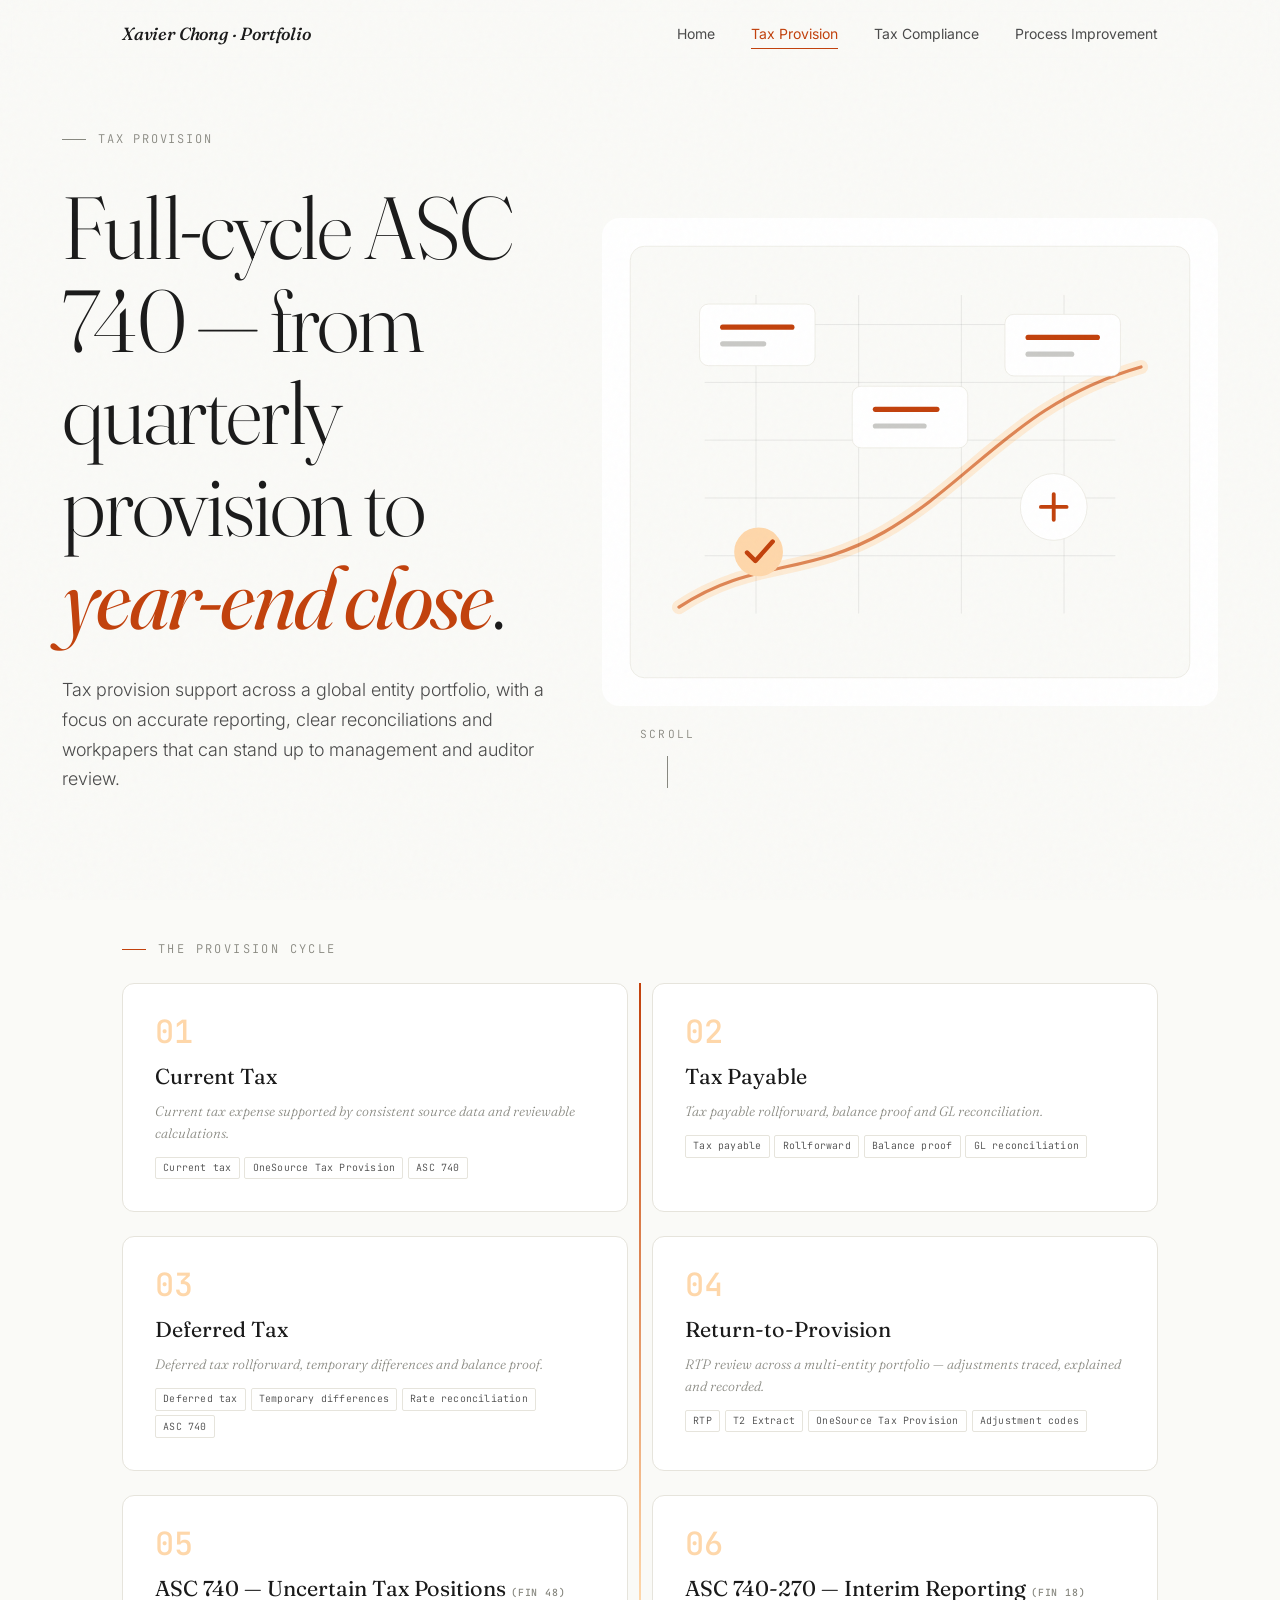
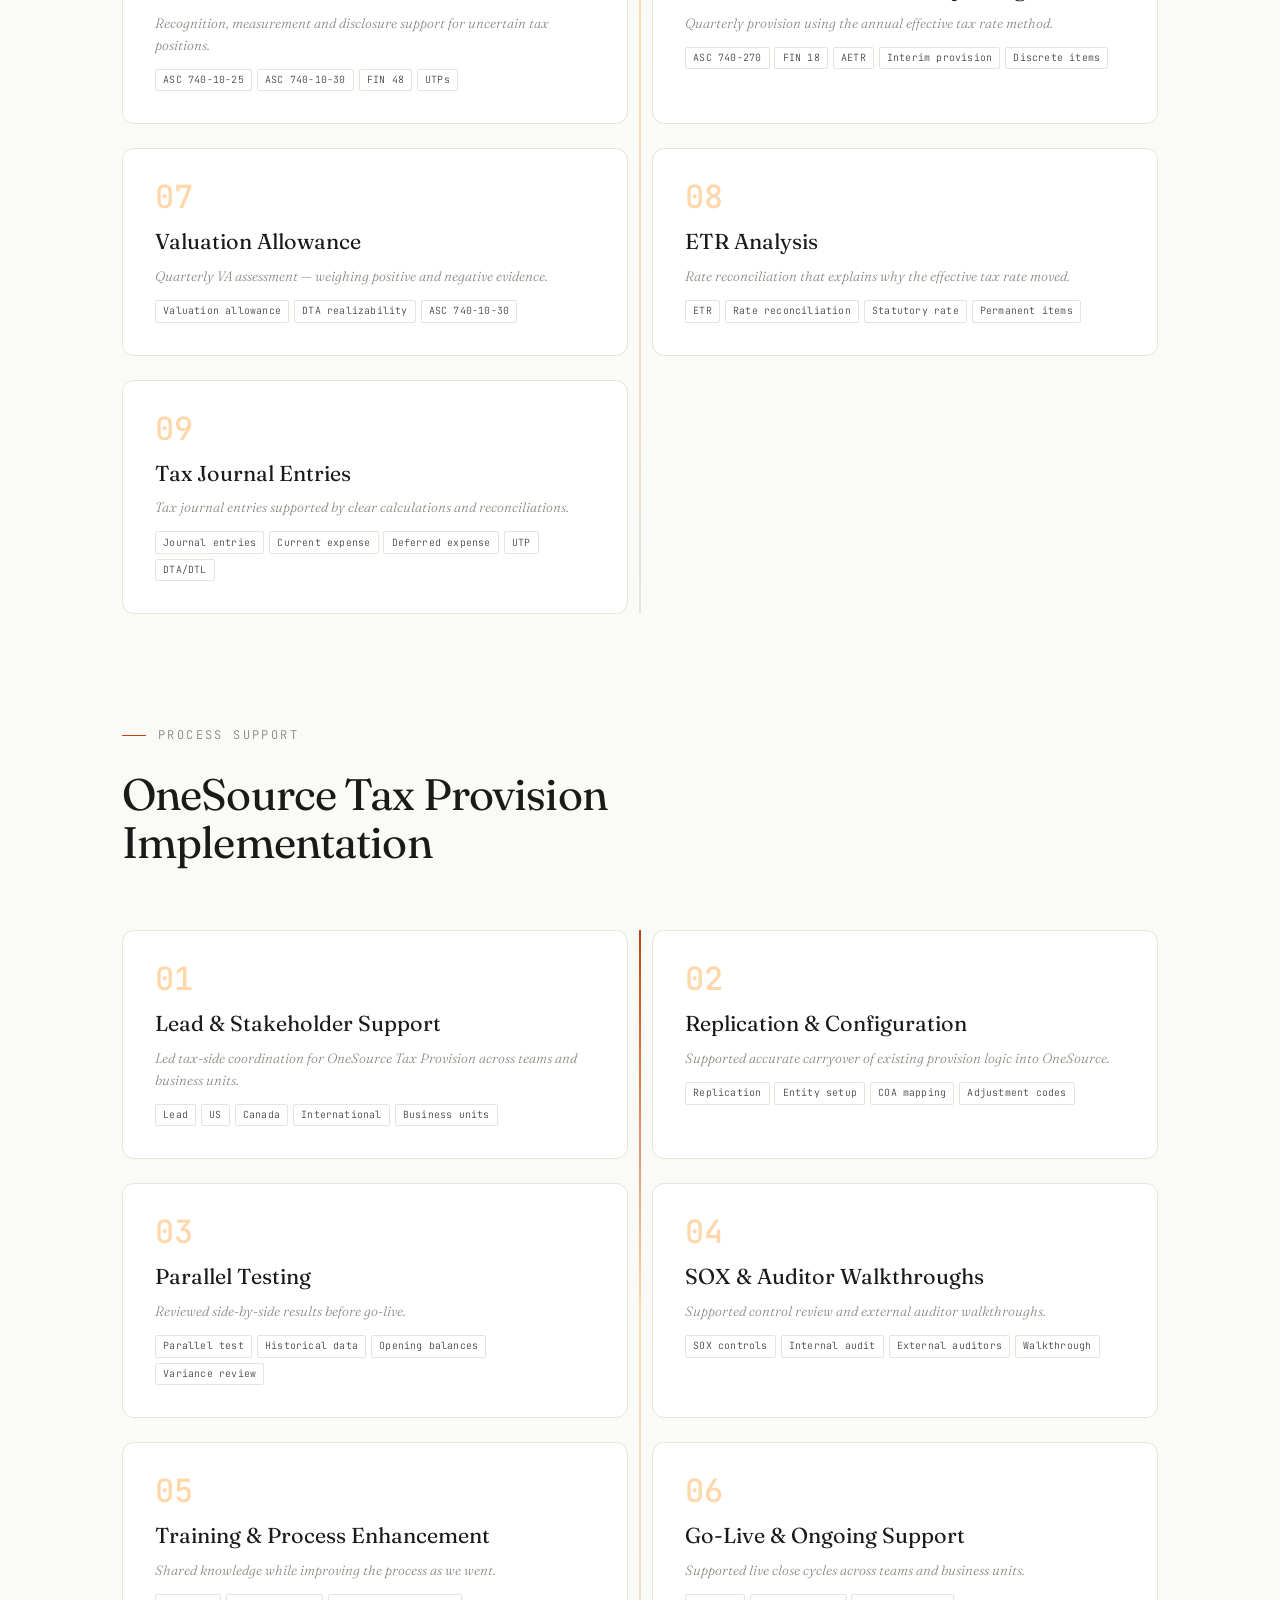
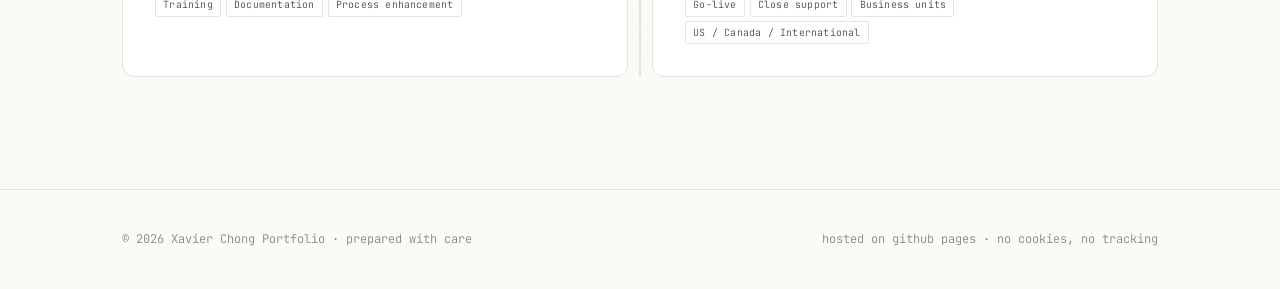
<file: provision.html>
<!DOCTYPE html>
<html lang="en">
<head>
<meta charset="UTF-8" />
<meta name="viewport" content="width=device-width, initial-scale=1.0" />
<title>Tax Provision | Xavier Chong Portfolio</title>
<meta name="description" content="Full-cycle ASC 740 provision — current tax, deferred tax, uncertain tax positions (FIN 48), interim reporting (FIN 18), ETR and OneSource Tax Provision implementation." />
<link rel="preconnect" href="https://fonts.googleapis.com">
<link rel="preconnect" href="https://fonts.gstatic.com" crossorigin>
<link href="https://fonts.googleapis.com/css2?family=Fraunces:opsz,wght@9..144,300;9..144,400;9..144,500;9..144,600&family=Inter:wght@300;400;500&family=JetBrains+Mono:wght@400;500&display=swap" rel="stylesheet">
<link rel="icon" href="favicon.svg" type="image/svg+xml" />
<link rel="stylesheet" href="styles.css" />
<script defer src="site.js"></script>
</head>
<body>
<nav id="nav"><div class="container">
  <div class="logo"><a href="index.html" style="text-decoration:none;color:inherit;">Xavier Chong&nbsp;&middot;&nbsp;<em>Portfolio</em></a></div>
  <div class="nav-links"><a href="index.html">Home</a><a href="provision.html"  class="active">Tax Provision</a><a href="tax.html">Tax Compliance</a><a href="automation.html">Process Improvement</a></div>
</div></nav>

<header class="hero">
  <div class="container">
    <div>
      <div class="hero-meta">Tax Provision</div>
      <h1>Full-cycle ASC 740 — from quarterly provision to <em>year-end close</em>.</h1>
      <p>Tax provision support across a global entity portfolio, with a focus on accurate reporting, clear reconciliations and workpapers that can stand up to management and auditor review.</p>
    </div>
    <div class="hero-visual">
      <img src="provision_visual.svg" alt="Abstract provision workflow visual" />
    </div>
  </div>
  <div class="hero-scroll">scroll<span></span></div>
</header>

<section>
  <div class="container">
    <div class="section-label reveal">The Provision Cycle</div>

    <div class="cycle-grid">

      <div class="cycle-card reveal">
        <div class="cycle-num">01</div>
        <h3>Current Tax</h3>
        <p class="cycle-tagline">Current tax expense supported by consistent source data and reviewable calculations.</p>
        <div class="cycle-tags"><span class="tag">Current tax</span><span class="tag">OneSource Tax Provision</span><span class="tag">ASC 740</span></div>
        <div class="cycle-detail"><div class="cycle-detail-inner">
          <ul class="project-bullets">
            <li><span class="bullet-label">Calculate</span><span>Prepare current tax expense support using taxable income, jurisdictional rates and entity-level filing positions.</span></li>
            <li><span class="bullet-label">Allocate</span><span>Apply provincial allocation percentages and state apportionment factors consistently across entities.</span></li>
            <li><span class="bullet-label">Review</span><span>Identify prior-year true-ups through the RTP process and support the related current tax adjustments.</span></li>
          </ul>
        </div></div>
      </div>

      <div class="cycle-card reveal">
        <div class="cycle-num">02</div>
        <h3>Tax Payable</h3>
        <p class="cycle-tagline">Tax payable rollforward, balance proof and GL reconciliation.</p>
        <div class="cycle-tags"><span class="tag">Tax payable</span><span class="tag">Rollforward</span><span class="tag">Balance proof</span><span class="tag">GL reconciliation</span></div>
        <div class="cycle-detail"><div class="cycle-detail-inner">
          <ul class="project-bullets">
            <li><span class="bullet-label">Rollforward</span><span>Maintain the tax payable rollforward each period, including current tax expense, payments, refunds and adjustments.</span></li>
            <li><span class="bullet-label">Proof</span><span>Compare the computed payable to the GL balance and identify whether a true-up entry is needed.</span></li>
            <li><span class="bullet-label">Resolve</span><span>Investigate unexplained variances before close so the balance sheet support is complete and review-ready.</span></li>
          </ul>
        </div></div>
      </div>

      <div class="cycle-card reveal">
        <div class="cycle-num">03</div>
        <h3>Deferred Tax</h3>
        <p class="cycle-tagline">Deferred tax rollforward, temporary differences and balance proof.</p>
        <div class="cycle-tags"><span class="tag">Deferred tax</span><span class="tag">Temporary differences</span><span class="tag">Rate reconciliation</span><span class="tag">ASC 740</span></div>
        <div class="cycle-detail"><div class="cycle-detail-inner">
          <ul class="project-bullets">
            <li><span class="bullet-label">Roll</span><span>Maintain deferred tax asset and liability support for temporary differences, rate changes and current period movements.</span></li>
            <li><span class="bullet-label">Proof</span><span>Compare computed DTA/DTL balances to the GL and identify any deferred true-up entries needed for close.</span></li>
            <li><span class="bullet-label">True-up</span><span>Compare provision deferred tax to as-filed return positions and support the year-end adjustment.</span></li>
            <li><span class="bullet-label">Present</span><span>Prepare net deferred tax balances for financial statement presentation by jurisdiction.</span></li>
          </ul>
        </div></div>
      </div>

      <div class="cycle-card reveal">
        <div class="cycle-num">04</div>
        <h3>Return-to-Provision</h3>
        <p class="cycle-tagline">RTP review across a multi-entity portfolio — adjustments traced, explained and recorded.</p>
        <div class="cycle-tags"><span class="tag">RTP</span><span class="tag">T2 Extract</span><span class="tag">OneSource Tax Provision</span><span class="tag">Adjustment codes</span></div>
        <div class="cycle-detail"><div class="cycle-detail-inner">
          <ul class="project-bullets">
            <li><span class="bullet-label">Review</span><span>Review Schedule 1 data from T2 returns across the entity portfolio and map return adjustments to provision categories.</span></li>
            <li><span class="bullet-label">Analyze</span><span>Compare tax return positions to provision estimates and identify permanent or temporary differences requiring true-up entries.</span></li>
            <li><span class="bullet-label">Record</span><span>Support RTP journal entries and update the deferred tax roll to reflect as-filed positions.</span></li>
          </ul>
        </div></div>
      </div>

      <div class="cycle-card reveal">
        <div class="cycle-num">05</div>
        <h3>ASC 740 — Uncertain Tax Positions <span class="legacy-term">(FIN 48)</span></h3>
        <p class="cycle-tagline">Recognition, measurement and disclosure support for uncertain tax positions.</p>
        <div class="cycle-tags"><span class="tag">ASC 740-10-25</span><span class="tag">ASC 740-10-30</span><span class="tag">FIN 48</span><span class="tag">UTPs</span></div>
        <div class="cycle-detail"><div class="cycle-detail-inner">
          <ul class="project-bullets">
            <li><span class="bullet-label">Assess</span><span>Review identified positions and document the technical basis for recognition or non-recognition.</span></li>
            <li><span class="bullet-label">Measure</span><span>Support measurement of recognized positions and maintain clear support for the benefit recorded.</span></li>
            <li><span class="bullet-label">Rollforward</span><span>Maintain the UTP rollforward, including additions, reductions, settlements and statute changes.</span></li>
            <li><span class="bullet-label">Disclose</span><span>Prepare uncertain tax position disclosure support for quarterly and annual tax footnotes.</span></li>
          </ul>
        </div></div>
      </div>

      <div class="cycle-card reveal">
        <div class="cycle-num">06</div>
        <h3>ASC 740-270 — Interim Reporting <span class="legacy-term">(FIN 18)</span></h3>
        <p class="cycle-tagline">Quarterly provision using the annual effective tax rate method.</p>
        <div class="cycle-tags"><span class="tag">ASC 740-270</span><span class="tag">FIN 18</span><span class="tag">AETR</span><span class="tag">Interim provision</span><span class="tag">Discrete items</span></div>
        <div class="cycle-detail"><div class="cycle-detail-inner">
          <ul class="project-bullets">
            <li><span class="bullet-label">Estimate</span><span>Support the annual effective tax rate each quarter using projected ordinary income and current tax assumptions.</span></li>
            <li><span class="bullet-label">Apply</span><span>Apply the AETR to year-to-date ordinary income and separately identify discrete items in the period they occur.</span></li>
            <li><span class="bullet-label">Explain</span><span>Reconcile the interim provision to the prior quarter and explain material movements for management reporting.</span></li>
          </ul>
        </div></div>
      </div>

      <div class="cycle-card reveal">
        <div class="cycle-num">07</div>
        <h3>Valuation Allowance</h3>
        <p class="cycle-tagline">Quarterly VA assessment — weighing positive and negative evidence.</p>
        <div class="cycle-tags"><span class="tag">Valuation allowance</span><span class="tag">DTA realizability</span><span class="tag">ASC 740-10-30</span></div>
        <div class="cycle-detail"><div class="cycle-detail-inner">
          <ul class="project-bullets">
            <li><span class="bullet-label">Assess</span><span>Evaluate deferred tax asset realizability by jurisdiction under ASC 740-10-30.</span></li>
            <li><span class="bullet-label">Evidence</span><span>Weigh positive and negative evidence, including future taxable income, reversing temporary differences and cumulative loss history.</span></li>
            <li><span class="bullet-label">Document</span><span>Prepare valuation allowance support used for auditor review and tax footnote disclosure.</span></li>
          </ul>
        </div></div>
      </div>

      <div class="cycle-card reveal">
        <div class="cycle-num">08</div>
        <h3>ETR Analysis</h3>
        <p class="cycle-tagline">Rate reconciliation that explains why the effective tax rate moved.</p>
        <div class="cycle-tags"><span class="tag">ETR</span><span class="tag">Rate reconciliation</span><span class="tag">Statutory rate</span><span class="tag">Permanent items</span></div>
        <div class="cycle-detail"><div class="cycle-detail-inner">
          <ul class="project-bullets">
            <li><span class="bullet-label">Bridge</span><span>Prepare the rate reconciliation from statutory rate to effective rate, including permanent items, rate differentials, uncertain positions, VA movements and discrete items.</span></li>
            <li><span class="bullet-label">Narrative</span><span>Explain quarter-over-quarter and year-over-year ETR drivers for management reporting.</span></li>
            <li><span class="bullet-label">Update</span><span>Refresh the projected full-year ETR under ASC 740-270 as new information becomes available.</span></li>
          </ul>
        </div></div>
      </div>

      <div class="cycle-card reveal">
        <div class="cycle-num">09</div>
        <h3>Tax Journal Entries</h3>
        <p class="cycle-tagline">Tax journal entries supported by clear calculations and reconciliations.</p>
        <div class="cycle-tags"><span class="tag">Journal entries</span><span class="tag">Current expense</span><span class="tag">Deferred expense</span><span class="tag">UTP</span><span class="tag">DTA/DTL</span></div>
        <div class="cycle-detail"><div class="cycle-detail-inner">
          <p style="color: var(--ink-soft); font-size: 0.9rem; margin-bottom: 0.75rem;">Key entries each period:</p>
          <ul class="project-bullets">
            <li><span class="bullet-label">Current</span><span>Current tax expense and tax payable.</span></li>
            <li><span class="bullet-label">Deferred</span><span>Deferred tax expense, DTA and DTL movements.</span></li>
            <li><span class="bullet-label">RTP</span><span>Return-to-provision expense and related balance sheet adjustments.</span></li>
            <li><span class="bullet-label">UTP</span><span>Uncertain tax position expense and UTP liability balance.</span></li>
            <li><span class="bullet-label">VA</span><span>Valuation allowance adjustments against DTA.</span></li>
            <li><span class="bullet-label">True-up</span><span>Payable and deferred true-up entries when balance proofs identify a variance.</span></li>
          </ul>
        </div></div>
      </div>

    </div>
  </div>
</section>

<section class="implementation-section">
  <div class="container">
    <div class="section-label reveal">Process Support</div>
    <h2 class="section-title reveal">OneSource Tax Provision Implementation</h2>

    <div class="cycle-grid implementation-grid">
      <div class="cycle-card reveal">
        <div class="cycle-num">01</div>
        <h3>Lead &amp; Stakeholder Support</h3>
        <p class="cycle-tagline">Led tax-side coordination for OneSource Tax Provision across teams and business units.</p>
        <div class="cycle-tags"><span class="tag">Lead</span><span class="tag">US</span><span class="tag">Canada</span><span class="tag">International</span><span class="tag">Business units</span></div>
        <div class="cycle-detail"><div class="cycle-detail-inner">
          <ul class="project-bullets">
            <li><span class="bullet-label">Lead</span><span>Coordinated tax-side support across US, Canada and International teams during the transition.</span></li>
            <li><span class="bullet-label">Support</span><span>Helped business units resolve setup questions, testing issues and close-readiness items.</span></li>
            <li><span class="bullet-label">Guide</span><span>Helped teams understand the new workflow, key dependencies and review expectations before go-live.</span></li>
          </ul>
        </div></div>
      </div>

      <div class="cycle-card reveal">
        <div class="cycle-num">02</div>
        <h3>Replication &amp; Configuration</h3>
        <p class="cycle-tagline">Supported accurate carryover of existing provision logic into OneSource.</p>
        <div class="cycle-tags"><span class="tag">Replication</span><span class="tag">Entity setup</span><span class="tag">COA mapping</span><span class="tag">Adjustment codes</span></div>
        <div class="cycle-detail"><div class="cycle-detail-inner">
          <ul class="project-bullets">
            <li><span class="bullet-label">Validate</span><span>Checked that legacy calculations, reports and workpaper logic carried forward accurately into OneSource Tax Provision.</span></li>
            <li><span class="bullet-label">Support</span><span>Supported entity structure, chart of accounts mapping, adjustment codes and report templates.</span></li>
            <li><span class="bullet-label">Control</span><span>Maintained consistency between legacy process outputs and OneSource reporting.</span></li>
          </ul>
        </div></div>
      </div>

      <div class="cycle-card reveal">
        <div class="cycle-num">03</div>
        <h3>Parallel Testing</h3>
        <p class="cycle-tagline">Reviewed side-by-side results before go-live.</p>
        <div class="cycle-tags"><span class="tag">Parallel test</span><span class="tag">Historical data</span><span class="tag">Opening balances</span><span class="tag">Variance review</span></div>
        <div class="cycle-detail"><div class="cycle-detail-inner">
          <ul class="project-bullets">
            <li><span class="bullet-label">Compare</span><span>Reviewed parallel results between the legacy process and OneSource outputs across current tax, deferred tax and reporting views.</span></li>
            <li><span class="bullet-label">Resolve</span><span>Investigated variances, corrected mappings and validated opening balances before go-live.</span></li>
            <li><span class="bullet-label">Evidence</span><span>Maintained reconciliation evidence for review and sign-off.</span></li>
          </ul>
        </div></div>
      </div>

      <div class="cycle-card reveal">
        <div class="cycle-num">04</div>
        <h3>SOX &amp; Auditor Walkthroughs</h3>
        <p class="cycle-tagline">Supported control review and external auditor walkthroughs.</p>
        <div class="cycle-tags"><span class="tag">SOX controls</span><span class="tag">Internal audit</span><span class="tag">External auditors</span><span class="tag">Walkthrough</span></div>
        <div class="cycle-detail"><div class="cycle-detail-inner">
          <ul class="project-bullets">
            <li><span class="bullet-label">SOX</span><span>Participated in internal audit procedures related to control readiness for the OneSource transition.</span></li>
            <li><span class="bullet-label">Walkthrough</span><span>Walked external auditors through process changes, testing approach and control evidence.</span></li>
            <li><span class="bullet-label">Support</span><span>Answered audit follow-ups and connected implementation evidence back to control objectives.</span></li>
          </ul>
        </div></div>
      </div>

      <div class="cycle-card reveal">
        <div class="cycle-num">05</div>
        <h3>Training &amp; Process Enhancement</h3>
        <p class="cycle-tagline">Shared knowledge while improving the process as we went.</p>
        <div class="cycle-tags"><span class="tag">Training</span><span class="tag">Documentation</span><span class="tag">Process enhancement</span></div>
        <div class="cycle-detail"><div class="cycle-detail-inner">
          <ul class="project-bullets">
            <li><span class="bullet-label">Train</span><span>Provided training and documentation for ongoing team use after go-live.</span></li>
            <li><span class="bullet-label">Enhance</span><span>Improved the tax provision close workflow by turning testing issues and user feedback into practical process updates.</span></li>
            <li><span class="bullet-label">Document</span><span>Documented repeatable steps and review points to support future close cycles.</span></li>
          </ul>
        </div></div>
      </div>

      <div class="cycle-card reveal">
        <div class="cycle-num">06</div>
        <h3>Go-Live &amp; Ongoing Support</h3>
        <p class="cycle-tagline">Supported live close cycles across teams and business units.</p>
        <div class="cycle-tags"><span class="tag">Go-live</span><span class="tag">Close support</span><span class="tag">Business units</span><span class="tag">US / Canada / International</span></div>
        <div class="cycle-detail"><div class="cycle-detail-inner">
          <ul class="project-bullets">
            <li><span class="bullet-label">Launch</span><span>Supported go-live and follow-up items so the provision close could continue smoothly.</span></li>
            <li><span class="bullet-label">Teams</span><span>Provided ongoing support to US, Canada and International users during live close cycles.</span></li>
            <li><span class="bullet-label">Units</span><span>Supported business units through data issues, reporting questions and close follow-ups.</span></li>
          </ul>
        </div></div>
      </div>
    </div>
  </div>
</section>

<footer>
  <div class="container" style="display: flex; justify-content: space-between; flex-wrap: wrap; gap: 1rem; width: 100%;">
    <div>&copy; 2026 Xavier Chong Portfolio &middot; prepared with care</div>
    <div>hosted on github pages &middot; no cookies, no tracking</div>
  </div>
</footer>

</body>
</html>
</file>
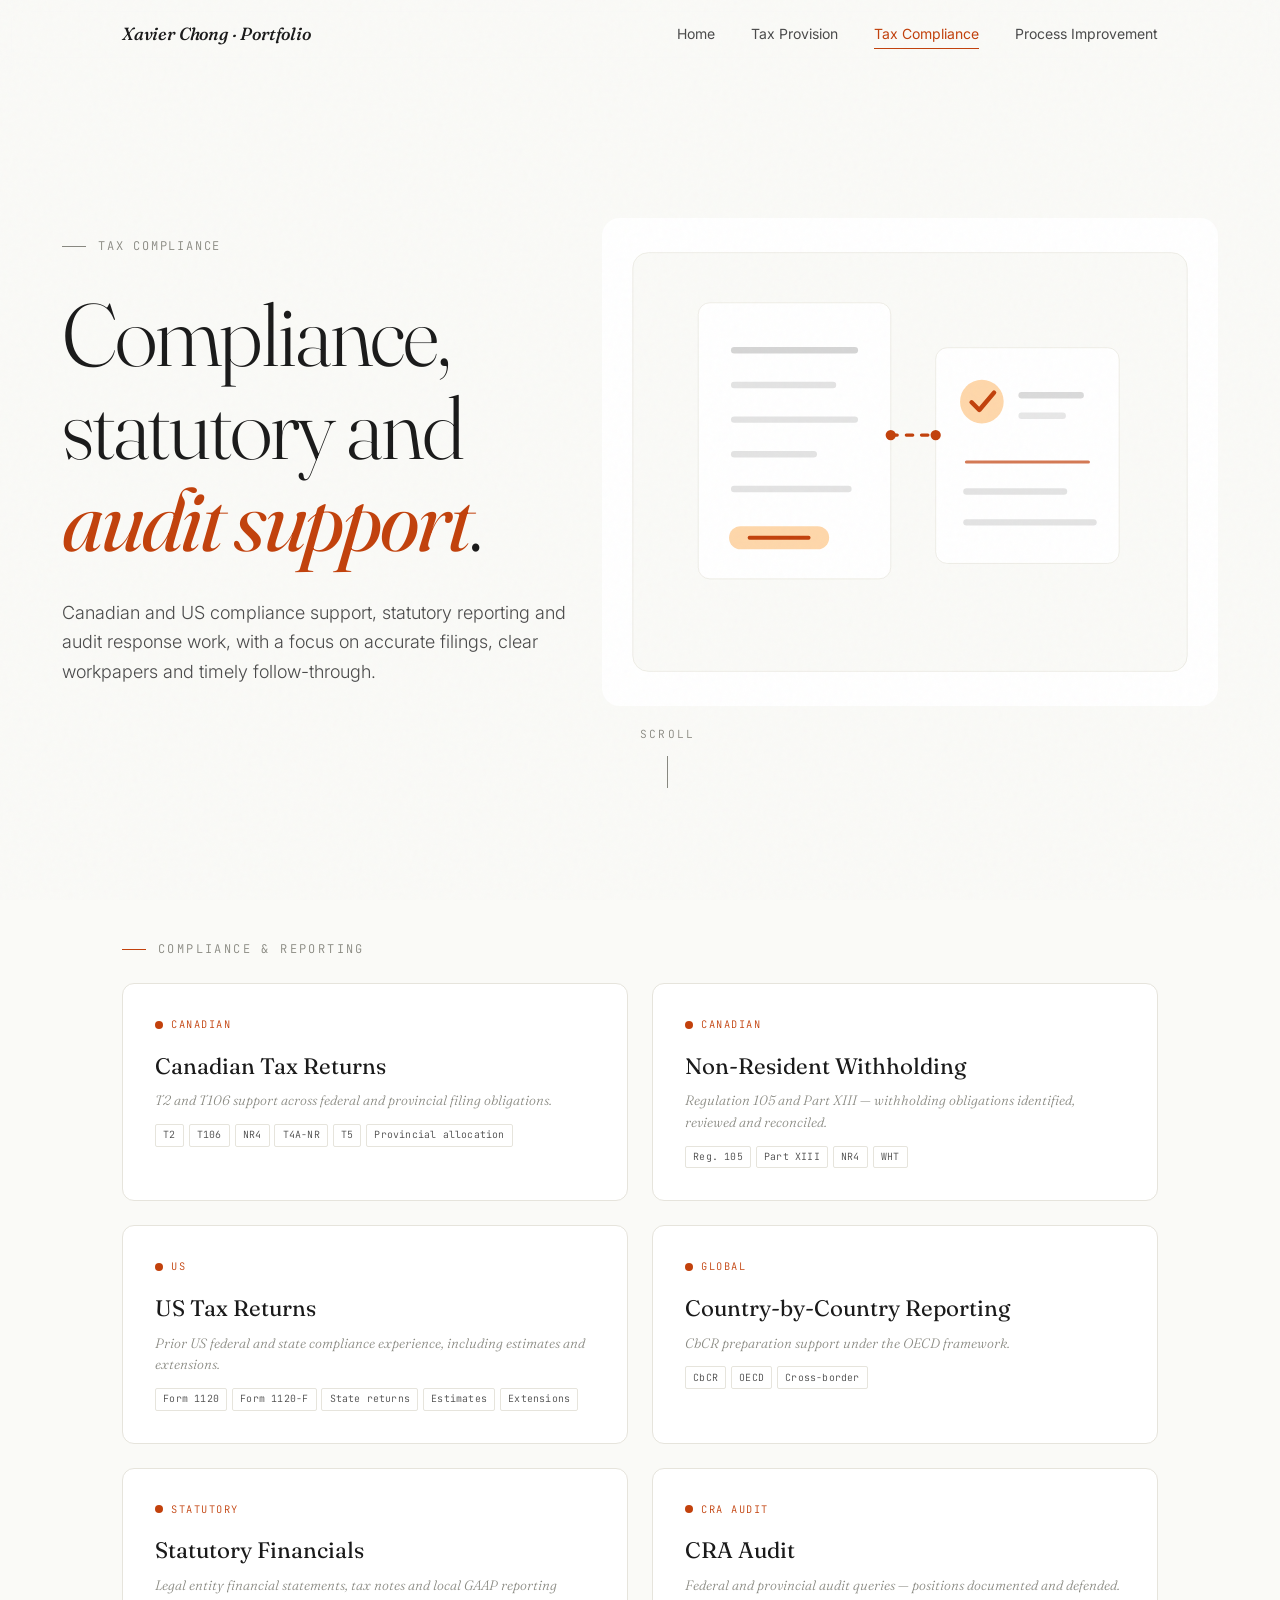
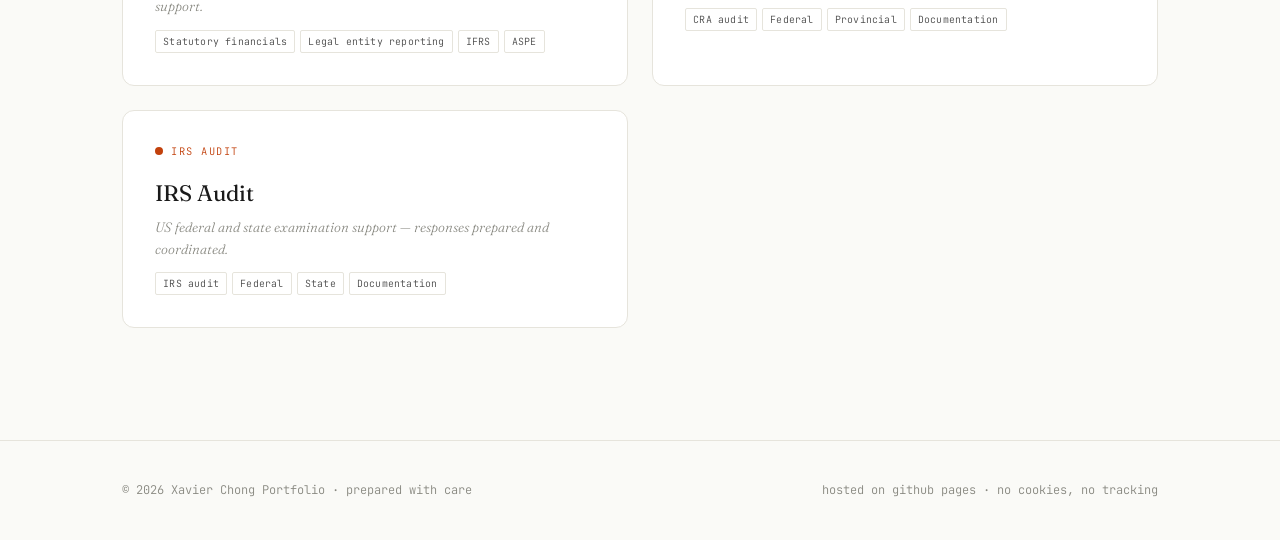
<file: tax.html>
<!DOCTYPE html>
<html lang="en">
<head>
<meta charset="UTF-8" />
<meta name="viewport" content="width=device-width, initial-scale=1.0" />
<title>Tax Compliance | Xavier Chong Portfolio</title>
<meta name="description" content="Canadian and US tax compliance, statutory financials, CRA and IRS audit support." />
<link rel="preconnect" href="https://fonts.googleapis.com">
<link rel="preconnect" href="https://fonts.gstatic.com" crossorigin>
<link href="https://fonts.googleapis.com/css2?family=Fraunces:opsz,wght@9..144,300;9..144,400;9..144,500;9..144,600&family=Inter:wght@300;400;500&family=JetBrains+Mono:wght@400;500&display=swap" rel="stylesheet">
<link rel="icon" href="favicon.svg" type="image/svg+xml" />
<link rel="stylesheet" href="styles.css" />
<script defer src="site.js"></script>
</head>
<body>
<nav id="nav"><div class="container">
  <div class="logo"><a href="index.html" style="text-decoration:none;color:inherit;">Xavier Chong&nbsp;&middot;&nbsp;<em>Portfolio</em></a></div>
  <div class="nav-links"><a href="index.html">Home</a><a href="provision.html">Tax Provision</a><a href="tax.html"  class="active">Tax Compliance</a><a href="automation.html">Process Improvement</a></div>
</div></nav>

<header class="hero">
  <div class="container">
    <div>
      <div class="hero-meta">Tax Compliance</div>
      <h1>Compliance, statutory and <em>audit support</em>.</h1>
      <p>Canadian and US compliance support, statutory reporting and audit response work, with a focus on accurate filings, clear workpapers and timely follow-through.</p>
    </div>
    <div class="hero-visual">
      <img src="tax_visual.svg" alt="Abstract tax compliance workflow visual" />
    </div>
  </div>
  <div class="hero-scroll">scroll<span></span></div>
</header>

<section>
  <div class="container">
    <div class="section-label reveal">Compliance &amp; Reporting</div>
    <div class="mosaic">


      <div class="tile reveal">
        <div class="tile-icon">Canadian</div>
        <h3>Canadian Tax Returns</h3>
        <p class="tile-tagline">T2 and T106 support across federal and provincial filing obligations.</p>
        <div class="tile-tags"><span class="tag">T2</span><span class="tag">T106</span><span class="tag">NR4</span><span class="tag">T4A-NR</span><span class="tag">T5</span><span class="tag">Provincial allocation</span></div>
        <div class="tile-detail"><div class="tile-detail-inner">
          <ul class="project-bullets">
            <li><span class="bullet-label">T2</span><span>Review Canadian corporate income tax returns, including Schedule 1 adjustments, loss carry-forwards and instalment reconciliation.</span></li>
            <li><span class="bullet-label">Provincial</span><span>Prepare and review provincial allocation schedules and apply consistent treatment across entities.</span></li>
            <li><span class="bullet-label">T106</span><span>Prepare and review related-party transaction reporting so intercompany activity is captured and properly disclosed.</span></li>
            <li><span class="bullet-label">Slips</span><span>Support NR4 and T4A-NR reporting for non-resident payees, including reconciliation to withholding support.</span></li>
          </ul>
        </div></div>
      </div>


      <div class="tile reveal">
        <div class="tile-icon">Canadian</div>
        <h3>Non-Resident Withholding</h3>
        <p class="tile-tagline">Regulation 105 and Part XIII — withholding obligations identified, reviewed and reconciled.</p>
        <div class="tile-tags"><span class="tag">Reg. 105</span><span class="tag">Part XIII</span><span class="tag">NR4</span><span class="tag">WHT</span></div>
        <div class="tile-detail"><div class="tile-detail-inner">
          <ul class="project-bullets">
            <li><span class="bullet-label">Reg. 105</span><span>Review payments to non-residents for services rendered in Canada and support withholding, remittance and CRA reconciliation.</span></li>
            <li><span class="bullet-label">Part XIII</span><span>Review common non-resident payment streams such as dividends, certain interest and royalties, including treaty-rate support and NR4 preparation.</span></li>
            <li><span class="bullet-label">Reconcile</span><span>Reconcile withholding remitted to CRA against slip reporting and GL payable balances.</span></li>
          </ul>
        </div></div>
      </div>


      <div class="tile reveal">
        <div class="tile-icon">US</div>
        <h3>US Tax Returns</h3>
        <p class="tile-tagline">Prior US federal and state compliance experience, including estimates and extensions.</p>
        <div class="tile-tags"><span class="tag">Form 1120</span><span class="tag">Form 1120-F</span><span class="tag">State returns</span><span class="tag">Estimates</span><span class="tag">Extensions</span></div>
        <div class="tile-detail"><div class="tile-detail-inner">
          <ul class="project-bullets">
            <li><span class="bullet-label">1120</span><span>Prepared US federal corporate income tax return support, including Schedule M-1/M-3 reconciliations and taxable income support.</span></li>
            <li><span class="bullet-label">1120-F</span><span>Supported Form 1120-F preparation for foreign corporations with US-source income, including treaty and ECI analysis.</span></li>
            <li><span class="bullet-label">Estimates</span><span>Calculated quarterly estimated tax payments and supported safe-harbor review.</span></li>
            <li><span class="bullet-label">Extensions</span><span>Prepared extension support, including Form 7004 and required extension payments.</span></li>
            <li><span class="bullet-label">State</span><span>Supported state apportionment, nexus analysis and multi-state filing positions.</span></li>
          </ul>
        </div></div>
      </div>


      <div class="tile reveal">
        <div class="tile-icon">Global</div>
        <h3>Country-by-Country Reporting</h3>
        <p class="tile-tagline">CbCR preparation support under the OECD framework.</p>
        <div class="tile-tags"><span class="tag">CbCR</span><span class="tag">OECD</span><span class="tag">Cross-border</span></div>
        <div class="tile-detail"><div class="tile-detail-inner">
          <ul class="project-bullets">
            <li><span class="bullet-label">CbCR</span><span>Prepare CbCR support, including revenue, profit before tax, income tax accrued and paid, employees and assets by jurisdiction.</span></li>
            <li><span class="bullet-label">Review</span><span>Check that CbCR data is consistent with local entity reporting before filing.</span></li>
          </ul>
        </div></div>
      </div>


      <div class="tile reveal">
        <div class="tile-icon">Statutory</div>
        <h3>Statutory Financials</h3>
        <p class="tile-tagline">Legal entity financial statements, tax notes and local GAAP reporting support.</p>
        <div class="tile-tags"><span class="tag">Statutory financials</span><span class="tag">Legal entity reporting</span><span class="tag">IFRS</span><span class="tag">ASPE</span></div>
        <div class="tile-detail"><div class="tile-detail-inner">
          <ul class="project-bullets">
            <li><span class="bullet-label">Prepare</span><span>Prepare statutory financial statement support for legal entities in accordance with applicable local GAAP.</span></li>
            <li><span class="bullet-label">Tax notes</span><span>Draft income tax note support, including current and deferred tax disclosures, uncertain positions and ETR reconciliation.</span></li>
            <li><span class="bullet-label">Coordinate</span><span>Coordinate with external auditors and local advisors to support timely sign-off.</span></li>
          </ul>
        </div></div>
      </div>


      <div class="tile reveal">
        <div class="tile-icon">CRA Audit</div>
        <h3>CRA Audit</h3>
        <p class="tile-tagline">Federal and provincial audit queries — positions documented and defended.</p>
        <div class="tile-tags"><span class="tag">CRA audit</span><span class="tag">Federal</span><span class="tag">Provincial</span><span class="tag">Documentation</span></div>
        <div class="tile-detail"><div class="tile-detail-inner">
          <ul class="project-bullets">
            <li><span class="bullet-label">Federal</span><span>Respond to CRA queries by gathering workpapers, explaining return adjustments and tracking open audit years.</span></li>
            <li><span class="bullet-label">Provincial</span><span>Review notices and reassessments, prepare supporting documentation and support responses where required.</span></li>
            <li><span class="bullet-label">Track</span><span>Maintain visibility over open audit years, outstanding queries and response deadlines.</span></li>
          </ul>
        </div></div>
      </div>


      <div class="tile reveal">
        <div class="tile-icon">IRS Audit</div>
        <h3>IRS Audit</h3>
        <p class="tile-tagline">US federal and state examination support — responses prepared and coordinated.</p>
        <div class="tile-tags"><span class="tag">IRS audit</span><span class="tag">Federal</span><span class="tag">State</span><span class="tag">Documentation</span></div>
        <div class="tile-detail"><div class="tile-detail-inner">
          <ul class="project-bullets">
            <li><span class="bullet-label">Federal</span><span>Support IRS examination responses by documenting positions and coordinating with external advisors where needed.</span></li>
            <li><span class="bullet-label">State</span><span>Review state notices, prepare supporting schedules and support timely responses.</span></li>
            <li><span class="bullet-label">Coordinate</span><span>Work with external advisors and internal stakeholders to align on response strategy.</span></li>
          </ul>
        </div></div>
      </div>

    </div>
  </div>
</section>

<footer>
  <div class="container" style="display: flex; justify-content: space-between; flex-wrap: wrap; gap: 1rem; width: 100%;">
    <div>&copy; 2026 Xavier Chong Portfolio &middot; prepared with care</div>
    <div>hosted on github pages &middot; no cookies, no tracking</div>
  </div>
</footer>

</body>
</html>
</file>
<file: styles.css>
:root {
    --bg: #fafaf7;
    --ink: #1a1a1a;
    --ink-soft: #4a4a4a;
    --ink-muted: #888880;
    --rule: #e6e4dc;
    --accent: #c2410c;       /* warm rust */
    --accent-soft: #fed7aa;
    --card: #ffffff;
    --serif: 'Fraunces', Georgia, serif;
    --sans: 'Inter', -apple-system, sans-serif;
    --mono: 'JetBrains Mono', monospace;
  }

  * { margin: 0; padding: 0; box-sizing: border-box; }
  img { max-width: 100%; height: auto; }

  html { scroll-behavior: smooth; }

  body {
    background: var(--bg);
    color: var(--ink);
    font-family: var(--sans);
    font-weight: 300;
    line-height: 1.6;
    -webkit-font-smoothing: antialiased;
    overflow-x: hidden;
  }

  /* Subtle grain overlay */
  body::before {
    content: '';
    position: fixed;
    inset: 0;
    pointer-events: none;
    opacity: 0.025;
    z-index: 100;
    background-image: url("data:image/svg+xml,%3Csvg viewBox='0 0 200 200' xmlns='http://www.w3.org/2000/svg'%3E%3Cfilter id='n'%3E%3CfeTurbulence type='fractalNoise' baseFrequency='0.9' numOctaves='3'/%3E%3C/filter%3E%3Crect width='100%25' height='100%25' filter='url(%23n)'/%3E%3C/svg%3E");
  }

  .container {
    max-width: 1100px;
    margin: 0 auto;
    padding: 0 2rem;
  }

  /* ─── NAV ─── */
  nav {
    position: fixed;
    top: 0;
    left: 0;
    right: 0;
    background: rgba(250, 250, 247, 0.85);
    backdrop-filter: blur(12px);
    -webkit-backdrop-filter: blur(12px);
    border-bottom: 1px solid transparent;
    z-index: 50;
    transition: border-color 0.3s ease;
  }
  nav.scrolled { border-bottom-color: var(--rule); }
  nav .container {
    display: flex;
    justify-content: space-between;
    align-items: center;
    padding-top: 1.25rem;
    padding-bottom: 1.25rem;
  }
  .logo {
    font-family: var(--serif);
    font-weight: 500;
    font-size: 1.1rem;
    letter-spacing: -0.01em;
    font-style: italic;
  }
  .nav-links { display: flex; gap: 2.25rem; }
  .nav-links a {
    color: var(--ink-soft);
    text-decoration: none;
    font-size: 0.875rem;
    font-weight: 400;
    transition: color 0.2s ease;
    position: relative;
  }
  .nav-links a:hover { color: var(--accent); }
  .nav-links a::after {
    content: '';
    position: absolute;
    bottom: -4px;
    left: 0;
    width: 0;
    height: 1px;
    background: var(--accent);
    transition: width 0.3s ease;
  }
  .nav-links a:hover::after { width: 100%; }
  .nav-links a.active { color: var(--accent); }
  .nav-links a.active::after { width: 100%; }

  /* ─── HERO ─── */
  .hero {
    min-height: 92vh;
    display: flex;
    align-items: center;
    padding-top: 6rem;
    position: relative;
  }
  .hero .container {
    max-width: 1220px;
    display: grid;
    grid-template-columns: 0.9fr 1.1fr;
    gap: 2.25rem;
    align-items: center;
  }
  .hero-visual {
    opacity: 0;
    animation: fadeUp 1s ease 0.8s forwards;
  }
  .hero-visual img {
    width: 100%;
    max-width: 620px;
    height: auto;
    margin-left: auto;
    display: block;
  }
  .hero-meta {
    font-family: var(--mono);
    font-size: 0.75rem;
    color: var(--ink-muted);
    text-transform: uppercase;
    letter-spacing: 0.15em;
    margin-bottom: 2rem;
    display: flex;
    align-items: center;
    gap: 0.75rem;
    opacity: 0;
    animation: fadeUp 0.8s ease 0.2s forwards;
  }
  .hero-meta::before {
    content: '';
    width: 24px;
    height: 1px;
    background: var(--ink-muted);
  }
  .hero h1 {
    font-family: var(--serif);
    font-size: clamp(2.75rem, 7vw, 5.5rem);
    font-weight: 300;
    line-height: 1.05;
    letter-spacing: -0.025em;
    margin-bottom: 2rem;
    max-width: 18ch;
    opacity: 0;
    animation: fadeUp 1s ease 0.4s forwards;
  }
  .hero h1 em {
    font-style: italic;
    font-weight: 400;
    color: var(--accent);
  }
  .hero p {
    font-size: 1.125rem;
    color: var(--ink-soft);
    max-width: 52ch;
    line-height: 1.65;
    opacity: 0;
    animation: fadeUp 1s ease 0.6s forwards;
  }
  .hero-scroll {
    position: absolute;
    bottom: 2.5rem;
    left: 50%;
    transform: translateX(-50%);
    font-family: var(--mono);
    font-size: 0.7rem;
    color: var(--ink-muted);
    letter-spacing: 0.2em;
    text-transform: uppercase;
    opacity: 0;
    animation: fadeIn 1s ease 1.2s forwards;
  }
  .hero-scroll span {
    display: block;
    width: 1px;
    height: 32px;
    background: var(--ink-muted);
    margin: 0.75rem auto 0;
    animation: scrollBounce 2s ease-in-out infinite;
  }
  @media (max-width: 1024px), (hover: none) {
    .hero-scroll { display: none; }
    .hero-meta,
    .hero h1,
    .hero p,
    .hero-visual {
      opacity: 1;
      animation: none;
    }
  }

  /* ─── EXPERTISE STRIP ─── */
  .expertise {
    padding: 4rem 0;
    border-top: 1px solid var(--rule);
    border-bottom: 1px solid var(--rule);
    background: var(--card);
  }
  .expertise-grid {
    display: grid;
    grid-template-columns: repeat(4, 1fr);
    gap: 1.75rem;
  }
  .expertise-item {
    padding-left: 1rem;
    border-left: 2px solid var(--rule);
    transition: border-color 0.3s ease;
  }
  .expertise-item:hover { border-left-color: var(--accent); }
  .expertise-item h4 {
    font-family: var(--mono);
    font-size: 0.7rem;
    text-transform: uppercase;
    letter-spacing: 0.15em;
    color: var(--accent);
    margin-bottom: 0.75rem;
    font-weight: 500;
  }
  .expertise-item p {
    font-family: var(--serif);
    font-size: 0.95rem;
    color: var(--ink);
    line-height: 1.4;
    font-weight: 400;
  }
  @media (max-width: 1100px) {
    .expertise-grid { grid-template-columns: repeat(3, 1fr); gap: 1.75rem; }
  }
  @media (max-width: 640px) {
    .expertise-grid { grid-template-columns: repeat(2, 1fr); gap: 1.5rem; }
  }

  /* ─── SECTIONS ─── */
  section { padding: 7rem 0; }

  .section-label {
    font-family: var(--mono);
    font-size: 0.75rem;
    color: var(--ink-muted);
    text-transform: uppercase;
    letter-spacing: 0.2em;
    margin-bottom: 1.5rem;
    display: flex;
    align-items: center;
    gap: 0.75rem;
  }
  .section-label::before {
    content: '';
    width: 24px;
    height: 1px;
    background: var(--accent);
  }
  .section-title {
    font-family: var(--serif);
    font-size: clamp(2rem, 4vw, 2.75rem);
    font-weight: 400;
    letter-spacing: -0.02em;
    line-height: 1.1;
    margin-bottom: 4rem;
    max-width: 22ch;
  }
  .section-title em { font-style: italic; color: var(--accent); }

  /* ─── PROJECTS ─── */
  .projects { display: flex; flex-direction: column; gap: 1px; background: var(--rule); border-top: 1px solid var(--rule); border-bottom: 1px solid var(--rule); }

  .project {
    background: var(--bg);
    padding: 2rem 2rem 2rem 0;
    display: grid;
    grid-template-columns: 80px 1fr;
    gap: 0 2rem;
    cursor: pointer;
    transition: background 0.3s ease, padding 0.3s ease, box-shadow 0.3s ease;
    position: relative;
    overflow: hidden;
  }
  .project > div { min-width: 0; }
  .project::before {
    content: '';
    position: absolute;
    left: 0; top: 0; bottom: 0;
    width: 3px;
    background: var(--accent);
    transform: scaleY(0);
    transform-origin: bottom;
    transition: transform 0.4s ease;
  }
  .project:hover { background: var(--card); padding-left: 1.5rem; box-shadow: 0 2px 16px rgba(0,0,0,0.05); }
  .project:hover::before { transform: scaleY(1); }

  .project-num {
    font-family: var(--mono);
    font-size: 0.75rem;
    color: var(--ink-muted);
    padding-top: 0.35rem;
  }

  /* Default visible: header row */
  .project-header {
    display: flex;
    align-items: baseline;
    justify-content: space-between;
    gap: 1rem;
  }
  .project-header h3 {
    font-family: var(--serif);
    font-size: 1.7rem;
    font-weight: 400;
    letter-spacing: -0.015em;
    transition: color 0.3s ease;
    line-height: 1.15;
  }
  .project:hover .project-header h3 { color: var(--accent); }

  .project-arrow {
    font-family: var(--serif);
    font-size: 1.4rem;
    color: var(--ink-muted);
    flex-shrink: 0;
    transition: transform 0.35s ease, color 0.3s ease, opacity 0.3s ease;
  }
  .project:hover .project-arrow { transform: translateX(6px) rotate(45deg); color: var(--accent); opacity: 0; }

  .project-tagline {
    font-size: 0.9rem;
    color: var(--ink-muted);
    margin-top: 0.4rem;
    font-style: italic;
    font-family: var(--serif);
  }

  .project-tags {
    display: flex;
    flex-wrap: wrap;
    gap: 0.35rem;
    margin-top: 0.85rem;
  }
  .tag {
    font-family: var(--mono);
    font-size: 0.68rem;
    color: var(--ink-soft);
    padding: 0.2rem 0.55rem;
    border: 1px solid var(--rule);
    border-radius: 2px;
    letter-spacing: 0.02em;
    transition: border-color 0.3s ease, color 0.3s ease;
  }
  .project:hover .tag { border-color: var(--accent); color: var(--accent); }

  /* Expandable detail: measured by site.js, with a no-JS hover fallback below. */
  .project-detail {
    grid-column: 2 / 3;
    min-width: 0;
  }
  .project.is-open {
    background: var(--card);
    padding-left: 1.5rem;
    box-shadow: 0 2px 16px rgba(0,0,0,0.05);
  }
  .project.is-open::before { transform: scaleY(1); }
  .project.is-open .project-header h3 { color: var(--accent); }
  .project.is-open .project-arrow { transform: translateX(6px) rotate(45deg); color: var(--accent); opacity: 0; }
  .project.is-open .tag { border-color: var(--accent); color: var(--accent); }
  .project-detail-inner {
    padding-top: 1.5rem;
    border-top: 1px solid var(--rule);
    margin-top: 1.25rem;
  }
  .project-detail-inner p {
    color: var(--ink-soft);
    font-size: 0.95rem;
    line-height: 1.65;
    margin-bottom: 1rem;
  }
  .prototype-preview {
    margin: 0.75rem 0 1.25rem;
  }
  .prototype-preview img {
    width: 100%;
    max-width: 100%;
    height: auto;
    object-fit: contain;
    border-radius: 8px;
    border: 1px solid var(--rule);
    display: block;
  }
  .prototype-badge {
    display: inline-flex;
    align-items: center;
    gap: 0.4rem;
    width: fit-content;
    margin-top: 0.55rem;
    padding: 0.32rem 0.55rem;
    border: 1px solid rgba(194, 65, 12, 0.18);
    border-radius: 999px;
    background: rgba(255, 247, 237, 0.94);
    box-shadow: 0 6px 18px rgba(26, 26, 26, 0.06);
    font-family: var(--mono);
    font-size: 0.58rem;
    letter-spacing: 0.06em;
    text-transform: uppercase;
    color: var(--accent);
  }
  .prototype-badge::before {
    content: '';
    width: 6px;
    height: 6px;
    border-radius: 50%;
    background: var(--accent);
  }

  .project-bullets {
    list-style: none;
    display: flex;
    flex-direction: column;
    gap: 0.65rem;
    margin-top: 0.5rem;
  }
  .project-bullets li {
    display: grid;
    grid-template-columns: 62px 1fr;
    gap: 1rem;
    align-items: baseline;
    font-size: 0.9rem;
    color: var(--ink-soft);
    line-height: 1.55;
  }
  .bullet-label {
    font-family: var(--mono);
    font-size: 0.67rem;
    color: var(--accent);
    white-space: nowrap;
    padding-top: 0.12rem;
    letter-spacing: 0.03em;
  }
  .demos {
    display: grid;
    grid-template-columns: repeat(auto-fit, minmax(280px, 1fr));
    gap: 1.5rem;
    margin-top: 2rem;
  }
  .demo-card {
    background: var(--card);
    border: 1px solid var(--rule);
    aspect-ratio: 16 / 10;
    display: flex;
    flex-direction: column;
    justify-content: space-between;
    padding: 1.5rem;
    transition: all 0.3s ease;
    cursor: pointer;
    position: relative;
    overflow: hidden;
  }
  .demo-card:hover { border-color: var(--accent); transform: translateY(-2px); }
  .demo-card::before {
    content: '';
    position: absolute;
    top: 1.5rem;
    right: 1.5rem;
    width: 8px;
    height: 8px;
    border-radius: 50%;
    background: var(--accent-soft);
    border: 1px solid var(--accent);
  }
  .demo-icon {
    font-family: var(--serif);
    font-style: italic;
    font-size: 2.5rem;
    color: var(--ink-muted);
    opacity: 0.3;
  }
  .demo-label {
    font-family: var(--mono);
    font-size: 0.75rem;
    color: var(--ink-soft);
    text-transform: uppercase;
    letter-spacing: 0.1em;
  }
  .demo-title {
    font-family: var(--serif);
    font-size: 1.1rem;
    margin-top: 0.25rem;
    color: var(--ink);
  }

  /* ─── ABOUT ─── */
  .about-grid {
    display: grid;
    grid-template-columns: 1fr 1.4fr;
    gap: 4rem;
    align-items: start;
  }
  .about-meta {
    font-family: var(--mono);
    font-size: 0.8rem;
    color: var(--ink-soft);
    line-height: 2;
  }
  .about-meta div { display: flex; justify-content: space-between; border-bottom: 1px dashed var(--rule); padding: 0.5rem 0; }
  .about-meta span:first-child { color: var(--ink-muted); text-transform: uppercase; letter-spacing: 0.1em; font-size: 0.7rem; }
  .about-text p {
    font-size: 1.1rem;
    color: var(--ink-soft);
    line-height: 1.75;
    margin-bottom: 1.25rem;
  }
  .about-text p:first-child {
    font-family: var(--serif);
    font-size: 1.5rem;
    font-weight: 400;
    color: var(--ink);
    line-height: 1.4;
    margin-bottom: 2rem;
    padding-top: 1.5rem;
    border-top: 2px solid var(--accent);
    display: inline-block;
  }
  .about-text p:first-child em { font-style: italic; color: var(--accent); }

  /* ─── CONTACT ─── */
  .contact { padding: 6rem 0; text-align: center; border-top: 1px solid var(--rule); }
  .contact h2 {
    font-family: var(--serif);
    font-size: clamp(2rem, 4vw, 3rem);
    font-weight: 300;
    letter-spacing: -0.02em;
    line-height: 1.1;
    margin-bottom: 3rem;
    max-width: 18ch;
    margin-left: auto;
    margin-right: auto;
  }
  .contact h2 em { font-style: italic; color: var(--accent); }
  .contact-links {
    display: inline-flex;
    flex-direction: column;
    gap: 0.75rem;
  }
  .contact-link {
    font-family: var(--serif);
    font-size: 1.25rem;
    color: var(--ink);
    text-decoration: none;
    padding: 0.5rem 0;
    border-bottom: 1px solid var(--rule);
    transition: all 0.3s ease;
    display: flex;
    align-items: center;
    justify-content: space-between;
    gap: 3rem;
    min-width: 360px;
  }
  .contact-link:hover { color: var(--accent); border-bottom-color: var(--accent); }
  .contact-link span { font-family: var(--mono); font-size: 0.75rem; color: var(--ink-muted); text-transform: uppercase; letter-spacing: 0.15em; }

  /* ─── FOOTER ─── */
  footer {
    padding: 2.5rem 0;
    border-top: 1px solid var(--rule);
    font-family: var(--mono);
    font-size: 0.75rem;
    color: var(--ink-muted);
    display: flex;
    justify-content: space-between;
    flex-wrap: wrap;
    gap: 1rem;
  }

  /* ─── ANIMATIONS ─── */
  @keyframes fadeUp { from { opacity: 0; transform: translateY(20px); } to { opacity: 1; transform: translateY(0); } }
  @keyframes fadeIn { from { opacity: 0; } to { opacity: 1; } }
  @keyframes scrollBounce { 0%, 100% { transform: scaleY(1); transform-origin: top; } 50% { transform: scaleY(0.4); transform-origin: top; } }

  .reveal { opacity: 0; transform: translateY(24px); transition: opacity 0.8s ease, transform 0.8s ease; }
  .reveal.visible { opacity: 1; transform: translateY(0); }

  /* ─── RESPONSIVE ─── */
  @media (max-width: 768px) {
    .container { padding: 0 1.25rem; }
    nav .container {
      flex-direction: column;
      align-items: flex-start;
      gap: 0.85rem;
    }
    .logo { font-size: 1rem; }
    .nav-links {
      display: grid;
      grid-template-columns: repeat(2, max-content);
      width: 100%;
      justify-content: flex-start;
      gap: 0.65rem 1.1rem;
    }
    .nav-links a { font-size: 0.8rem; }
    .hero {
      min-height: auto;
      padding-top: 10rem;
      padding-bottom: 4rem;
    }
    .hero-meta,
    .hero h1,
    .hero p,
    .hero-visual {
      opacity: 1;
      animation: none;
    }
    .hero-scroll { display: none; }
    section { padding: 4.5rem 0; }
    .project {
      grid-template-columns: 1fr;
      gap: 0.75rem;
      padding: 1.35rem;
    }
    .project:hover,
    .project.is-open {
      padding-left: 1.35rem;
    }
    .project-detail { grid-column: 1; }
    .project-header {
      align-items: flex-start;
      gap: 0.75rem;
    }
    .project-header h3 { font-size: 1.5rem; }
    .project-num { padding-top: 0; }
    .project-bullets li {
      grid-template-columns: 88px 1fr;
      gap: 0.75rem;
      align-items: start;
    }
    .bullet-label {
      line-height: 1.35;
      white-space: normal;
    }
    .about-grid { grid-template-columns: 1fr; gap: 2.5rem; }
    .hero .container { grid-template-columns: 1fr; }
    .hero .container > * { min-width: 0; }
    .hero h1 {
      max-width: 12ch;
      font-size: clamp(2.1rem, 8vw, 2.85rem);
    }
    .hero p {
      max-width: 32ch;
      font-size: 1rem;
    }
    .hero-visual { display: block; max-width: min(100%, 360px); margin: 0; }
    .hero-visual img { margin: 0 auto; }
    .contact-link { min-width: auto; font-size: 1rem; }
    .contact-link span { display: none; }
  }
  @media (max-width: 480px) {
    .container { padding: 0 1rem; }
    .nav-links { gap: 0.6rem 1rem; }
    .hero h1 { font-size: clamp(2.15rem, 11vw, 3rem); }
    .project {
      padding: 1.25rem;
      border-left: 1px solid var(--rule);
      border-right: 1px solid var(--rule);
    }
    .project:hover,
    .project.is-open {
      padding-left: 1.25rem;
    }
    .project-bullets li {
      grid-template-columns: 1fr;
      gap: 0.15rem;
    }
    .prototype-badge {
      font-size: 0.52rem;
      letter-spacing: 0.05em;
    }
  }

/* ─── PAGE LINK CARDS ─── */
  .page-cards { display: grid; grid-template-columns: repeat(3, 1fr); gap: 1.5rem; margin-top: 1rem; }
  .page-card {
    text-decoration: none;
    background: var(--card);
    border: 1px solid var(--rule);
    border-radius: 12px;
    padding: 2rem;
    transition: all 0.3s ease;
    display: block;
    position: relative;
    overflow: hidden;
  }
  .page-card::after {
    content: '→';
    position: absolute;
    top: 2rem;
    right: 2rem;
    font-family: var(--serif);
    font-size: 1.2rem;
    color: var(--ink-muted);
    transition: transform 0.3s ease, color 0.3s ease;
  }
  .page-card:hover { border-color: var(--accent); box-shadow: 0 4px 20px rgba(194,65,12,0.06); transform: translateY(-3px); }
  .page-card:hover::after { transform: translateX(4px); color: var(--accent); }
  .page-card-num { font-family: var(--mono); font-size: 0.65rem; text-transform: uppercase; letter-spacing: 0.15em; color: var(--accent); margin-bottom: 0.75rem; }
  .page-card-title { font-family: var(--serif); font-size: 1.3rem; color: var(--ink); margin-bottom: 0.5rem; }
  .page-card:hover .page-card-title { color: var(--accent); }
  .page-card-desc { font-size: 0.85rem; color: var(--ink-muted); line-height: 1.5; }
  @media (max-width: 768px) {
    .page-cards { grid-template-columns: 1fr; }
  }

/* ─── CYCLE GRID ─── */
  .cycle-grid {
    display: grid;
    grid-template-columns: 1fr 1fr;
    gap: 1.5rem;
    position: relative;
  }
  .cycle-grid::before {
    content: '';
    position: absolute;
    left: 50%;
    top: 0;
    bottom: 0;
    width: 2px;
    background: linear-gradient(to bottom, var(--accent), var(--accent-soft), var(--rule));
    transform: translateX(-50%);
    z-index: 0;
  }
  .cycle-card {
    background: var(--card);
    border: 1px solid var(--rule);
    border-radius: 12px;
    padding: 2rem;
    position: relative;
    z-index: 1;
    transition: border-color 0.3s ease, box-shadow 0.3s ease, transform 0.3s ease;
    cursor: pointer;
    overflow: hidden;
  }
  .cycle-card:hover {
    border-color: var(--accent);
    box-shadow: 0 4px 24px rgba(194,65,12,0.08);
    transform: translateY(-2px);
  }
  .cycle-card::before {
    content: '';
    position: absolute;
    top: 0; left: 0; right: 0;
    height: 3px;
    background: var(--accent);
    transform: scaleX(0);
    transform-origin: left;
    transition: transform 0.4s ease;
  }
  .cycle-card:hover::before { transform: scaleX(1); }

  .cycle-num {
    font-family: var(--mono);
    font-size: 2rem;
    font-weight: 500;
    color: var(--accent-soft);
    line-height: 1;
    margin-bottom: 0.75rem;
  }
  .cycle-card:hover .cycle-num { color: var(--accent); }

  .cycle-card h3 {
    font-family: var(--serif);
    font-size: 1.35rem;
    font-weight: 400;
    margin-bottom: 0.4rem;
    transition: color 0.3s ease;
  }
  .legacy-term {
    color: var(--ink-muted);
    font-family: var(--mono);
    font-size: 0.62rem;
    font-weight: 500;
    letter-spacing: 0.08em;
    text-transform: uppercase;
    white-space: nowrap;
  }
  .cycle-card:hover h3 { color: var(--accent); }
  .cycle-card:hover .legacy-term { color: var(--accent); }

  .cycle-tagline {
    font-family: var(--serif);
    font-size: 0.85rem;
    font-style: italic;
    color: var(--ink-muted);
    margin-bottom: 0.75rem;
  }

  .cycle-tags {
    display: flex;
    flex-wrap: wrap;
    gap: 0.3rem;
    margin-bottom: 0;
  }
  .cycle-tags .tag {
    font-size: 0.62rem;
    padding: 0.15rem 0.45rem;
  }
  .cycle-card:hover .tag { border-color: var(--accent); color: var(--accent); }

  .cycle-detail {
    max-height: 0;
    overflow: hidden;
    opacity: 0;
    transition: max-height 0.5s cubic-bezier(0.4,0,0.2,1), opacity 0.35s ease 0.1s;
  }
  .cycle-card:hover .cycle-detail {
    max-height: 600px;
    opacity: 1;
  }
  .cycle-card.is-open {
    border-color: var(--accent);
    box-shadow: 0 4px 24px rgba(194,65,12,0.08);
    transform: translateY(-2px);
  }
  .cycle-card.is-open::before { transform: scaleX(1); }
  .cycle-card.is-open .cycle-num { color: var(--accent); }
  .cycle-card.is-open h3 { color: var(--accent); }
  .cycle-card.is-open .tag { border-color: var(--accent); color: var(--accent); }
  .cycle-card.is-open .cycle-detail {
    max-height: 1400px;
    opacity: 1;
  }
  .cycle-detail-inner {
    padding-top: 1.25rem;
    margin-top: 1rem;
    border-top: 1px solid var(--rule);
  }
  .cycle-detail-inner .project-bullets { margin-top: 0; }

  /* Implementation card spans full width */
  .cycle-card--full {
    grid-column: 1 / -1;
    background: var(--bg);
    border: 2px solid var(--accent);
  }
  .cycle-card--full .cycle-num { color: var(--accent); }

  .implementation-section {
    padding-top: 0;
  }
  .implementation-grid {
    margin-top: 3rem;
  }
  @media (max-width: 768px) {
    .cycle-grid { grid-template-columns: 1fr; }
    .cycle-grid::before { left: 1.5rem; }
  }
  @media (max-width: 520px) {
    .project-bullets li { grid-template-columns: 1fr; gap: 0.15rem; }
  }

/* ─── MOSAIC GRID ─── */
  .mosaic {
    display: grid;
    grid-template-columns: 1fr 1fr;
    gap: 1.5rem;
  }
  .tile {
    background: var(--card);
    border: 1px solid var(--rule);
    border-radius: 12px;
    padding: 2rem;
    transition: border-color 0.3s ease, box-shadow 0.3s ease;
    cursor: pointer;
    position: relative;
    overflow: hidden;
  }
  .tile:hover {
    border-color: var(--accent);
    box-shadow: 0 4px 20px rgba(194,65,12,0.06);
  }
  .tile-icon {
    font-family: var(--mono);
    font-size: 0.65rem;
    text-transform: uppercase;
    letter-spacing: 0.15em;
    color: var(--accent);
    margin-bottom: 1rem;
    display: flex;
    align-items: center;
    gap: 0.5rem;
  }
  .tile-icon::before {
    content: '';
    width: 8px;
    height: 8px;
    border-radius: 50%;
    background: var(--accent);
    flex-shrink: 0;
  }
  .tile h3 {
    font-family: var(--serif);
    font-size: 1.4rem;
    font-weight: 400;
    margin-bottom: 0.35rem;
    transition: color 0.3s ease;
  }
  .tile:hover h3 { color: var(--accent); }

  .tile-tagline {
    font-family: var(--serif);
    font-size: 0.85rem;
    font-style: italic;
    color: var(--ink-muted);
    margin-bottom: 0.75rem;
  }

  .tile-tags {
    display: flex;
    flex-wrap: wrap;
    gap: 0.3rem;
  }
  .tile-tags .tag { font-size: 0.62rem; padding: 0.15rem 0.45rem; }
  .tile:hover .tag { border-color: var(--accent); color: var(--accent); }

  .tile-detail {
    max-height: 0;
    overflow: hidden;
    opacity: 0;
    transition: max-height 0.5s cubic-bezier(0.4,0,0.2,1), opacity 0.35s ease 0.1s;
  }
  .tile:hover .tile-detail { max-height: 500px; opacity: 1; }
  .tile.is-open {
    border-color: var(--accent);
    box-shadow: 0 4px 20px rgba(194,65,12,0.06);
  }
  .tile.is-open h3 { color: var(--accent); }
  .tile.is-open .tag { border-color: var(--accent); color: var(--accent); }
  .tile.is-open .tile-detail {
    max-height: 1400px;
    opacity: 1;
  }
  .tile-detail-inner {
    padding-top: 1.25rem;
    margin-top: 1rem;
    border-top: 1px solid var(--rule);
  }
  .tile-detail-inner .project-bullets { margin-top: 0; }

  @media (max-width: 768px) {
    .mosaic { grid-template-columns: 1fr; }
  }

/* ─── RELIABILITY + SHARED INTERACTION POLISH ─── */
.hero-meta,
.hero h1,
.hero p,
.hero-visual,
.hero-scroll,
.reveal {
  opacity: 1;
  transform: none;
}

.hero-meta,
.hero h1,
.hero p,
.hero-visual {
  animation: none;
}

.hero-scroll {
  animation: fadeIn 0.6s ease 0.4s both;
}

.js-enabled .reveal {
  opacity: 0;
  transform: translateY(24px);
  transition: opacity 0.8s ease, transform 0.8s ease;
}

.js-enabled .reveal.visible {
  opacity: 1;
  transform: translateY(0);
}

.project-detail,
.cycle-detail,
.tile-detail {
  height: 0;
  overflow: hidden;
  opacity: 0;
  transition: height 0.45s cubic-bezier(0.4, 0, 0.2, 1), opacity 0.28s ease;
}

.project.is-open .project-detail,
.cycle-card.is-open .cycle-detail,
.tile.is-open .tile-detail {
  opacity: 1;
}

html:not(.js-enabled) .project:hover .project-detail,
html:not(.js-enabled) .cycle-card:hover .cycle-detail,
html:not(.js-enabled) .tile:hover .tile-detail {
  height: auto;
  opacity: 1;
}

.project:focus-visible,
.cycle-card:focus-visible,
.tile:focus-visible,
.page-card:focus-visible,
.contact-link:focus-visible,
.nav-links a:focus-visible {
  outline: 2px solid var(--accent);
  outline-offset: 4px;
}

.project[role="button"],
.cycle-card[role="button"],
.tile[role="button"] {
  -webkit-tap-highlight-color: rgba(194, 65, 12, 0.12);
}

.project,
.cycle-card,
.tile,
.page-card {
  max-width: 100%;
  min-width: 0;
}

.project > *,
.cycle-card > *,
.tile > * {
  min-width: 0;
}

.tag {
  max-width: 100%;
  overflow-wrap: anywhere;
}

.project-detail-inner img,
.prototype-preview img {
  width: 100%;
  max-width: 100%;
  height: auto;
  object-fit: contain;
  border-radius: 8px;
  border: 1px solid var(--rule);
  display: block;
}

.prototype-preview {
  margin: 0.9rem 0 1.25rem;
}

.prototype-badge {
  position: static;
  margin-top: 0.6rem;
  max-width: 100%;
  white-space: normal;
}

@media (prefers-reduced-motion: reduce) {
  *,
  *::before,
  *::after {
    animation-duration: 0.01ms !important;
    animation-iteration-count: 1 !important;
    scroll-behavior: auto !important;
    transition-duration: 0.01ms !important;
  }
  .js-enabled .reveal {
    opacity: 1;
    transform: none;
  }
}

@media (max-width: 768px) {
  nav .container {
    gap: 1rem;
    padding-top: 1rem;
    padding-bottom: 1rem;
  }
  .nav-links {
    grid-template-columns: repeat(2, minmax(0, max-content));
    gap: 0.7rem 1.15rem;
  }
  .hero {
    min-height: auto;
    padding-top: 10.5rem;
    padding-bottom: 4.25rem;
  }
  .hero .container {
    gap: 2rem;
  }
  .project,
  .project:hover,
  .project.is-open {
    padding: 1.35rem;
  }
  .project-tags,
  .cycle-tags,
  .tile-tags {
    gap: 0.4rem;
  }
  .prototype-preview {
    margin-top: 1rem;
  }
  .cycle-card,
  .tile {
    padding: 1.5rem;
  }
}

@media (max-width: 520px) {
  .nav-links {
    grid-template-columns: 1fr 1fr;
  }
  .nav-links a {
    line-height: 1.25;
  }
  .project-header h3,
  .cycle-card h3,
  .tile h3 {
    overflow-wrap: anywhere;
  }
  .project-bullets li {
    grid-template-columns: 1fr;
    gap: 0.15rem;
  }
  .bullet-label {
    white-space: normal;
  }
  .contact-links {
    width: 100%;
  }
  .contact-link {
    width: 100%;
  }
}
</file>
